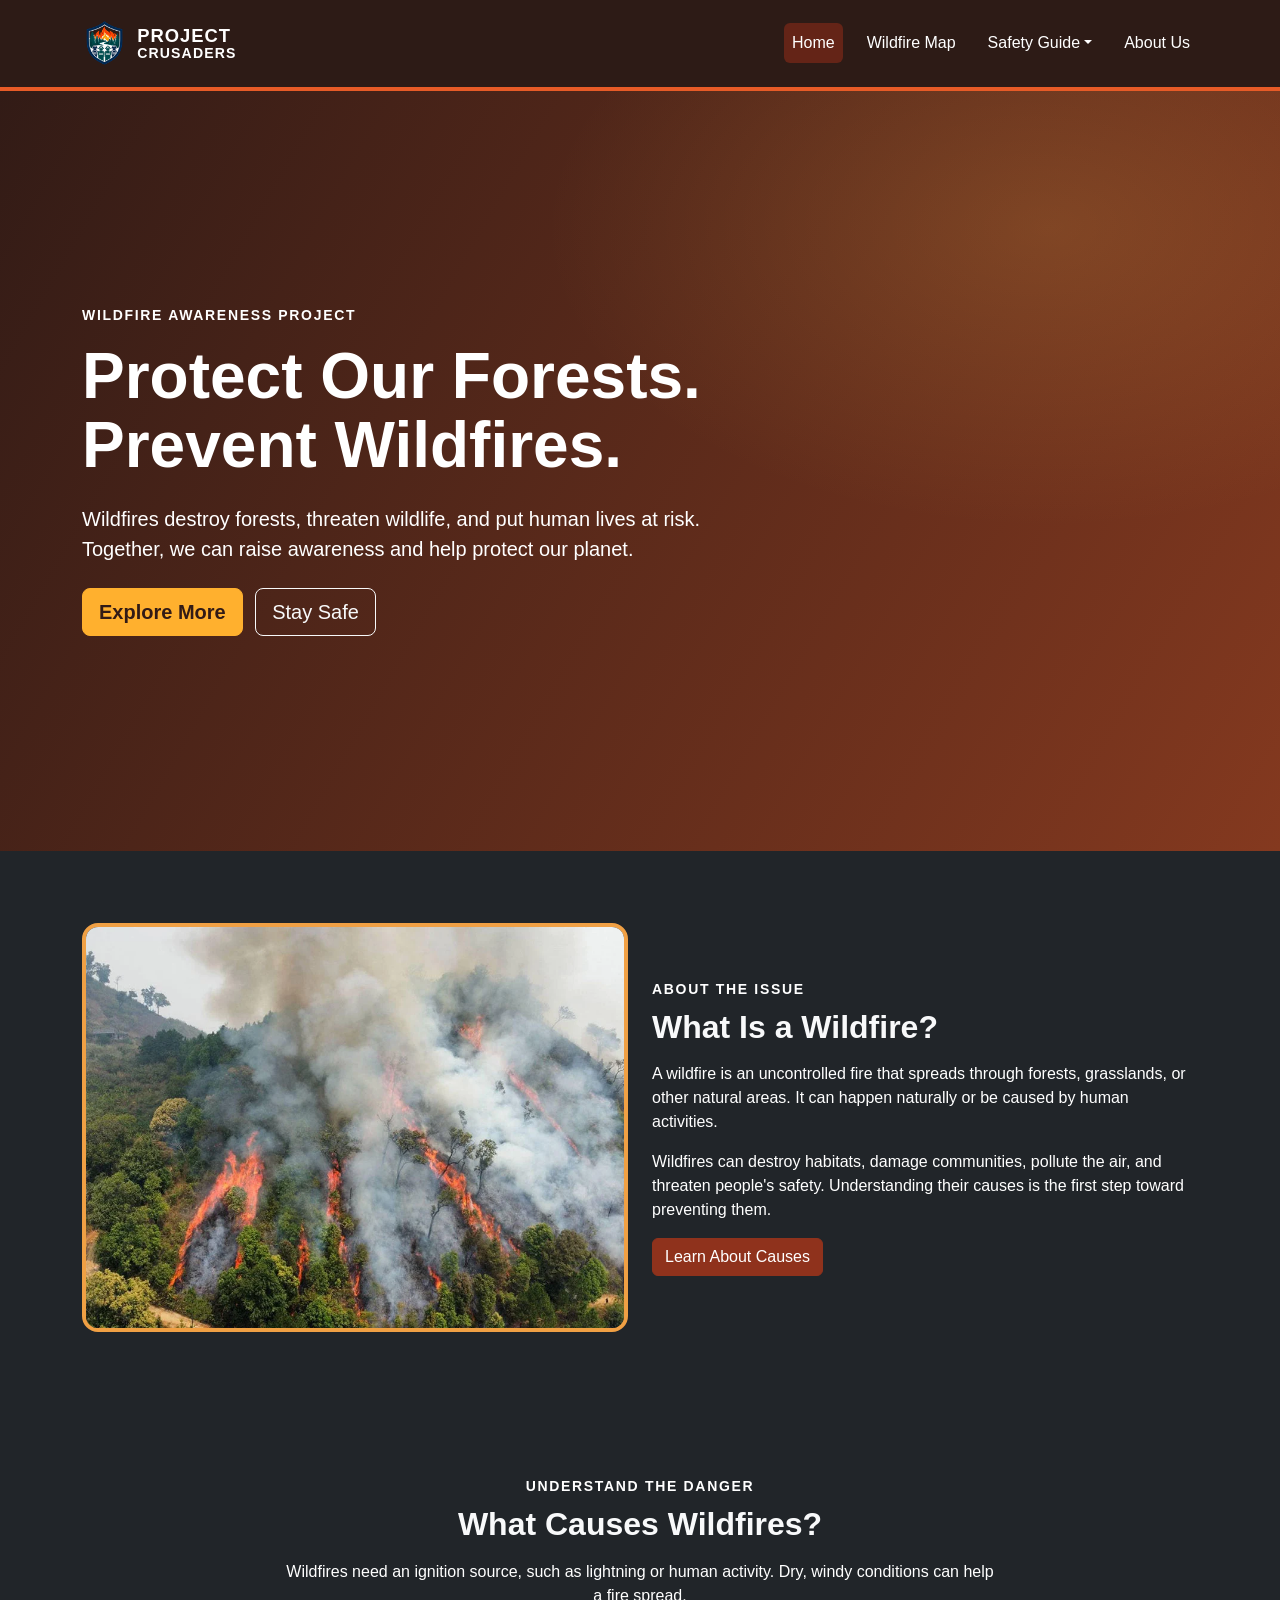
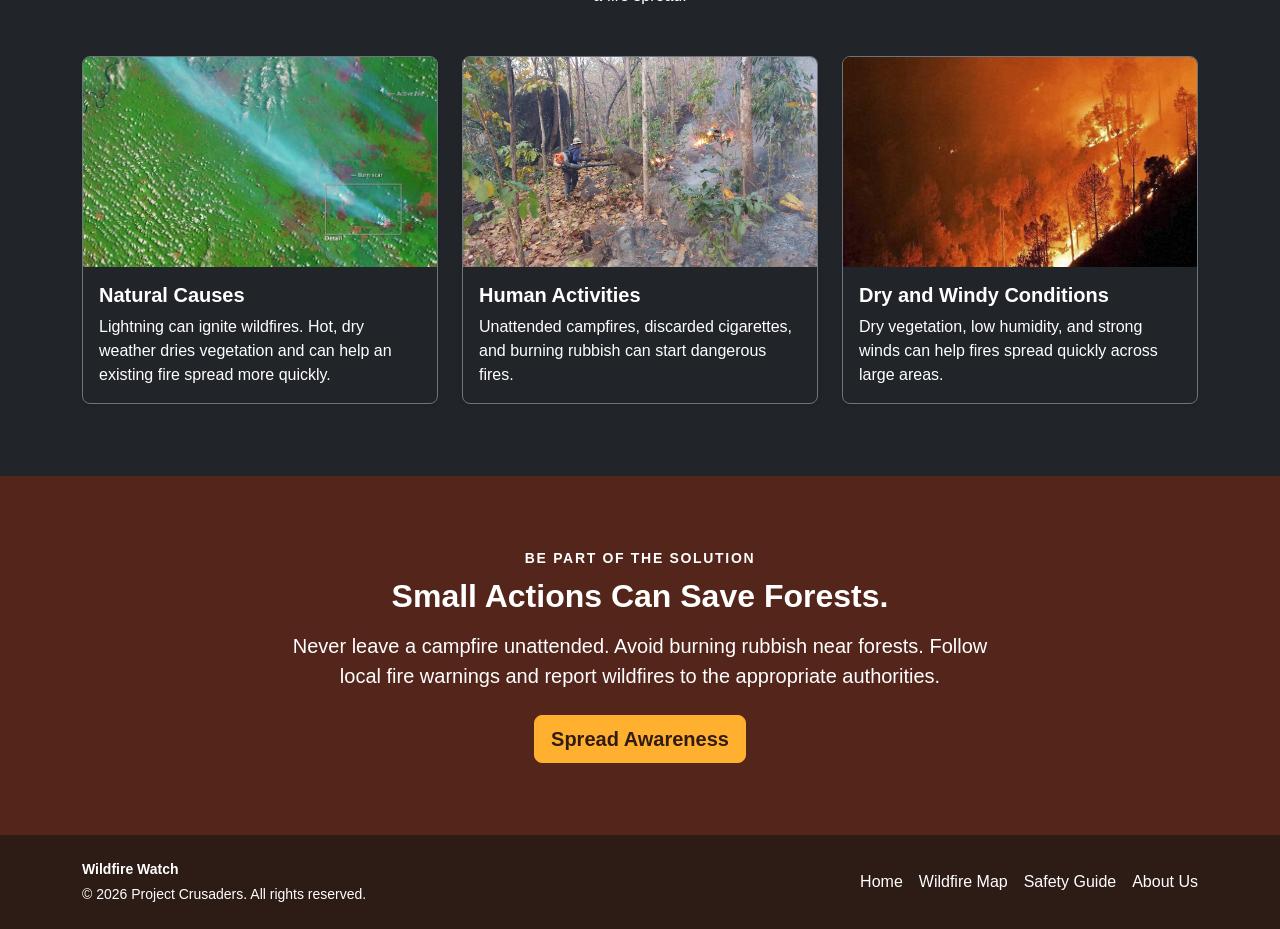
<file: Index.html>
<!DOCTYPE html>
<html lang="en">
<head>
    <meta charset="UTF-8">
    <meta name="viewport" content="width=device-width, initial-scale=1.0">
    <meta name="description" content="Learn about wildfire causes, prevention, and practical safety steps with Project Crusaders.">
    <title>Project Crusaders | Wildfire Awareness</title>
    <link rel="icon" type="image/png" href="Photo/bgremoved.png">
    <link href="https://cdn.jsdelivr.net/npm/bootstrap@5.3.3/dist/css/bootstrap.min.css" rel="stylesheet">
    <link rel="stylesheet" href="style.css">
</head>

<body>
    <nav class="navbar navbar-expand-lg navbar-dark site-navbar sticky-top py-3">
        <div class="container">
            <a class="navbar-brand fw-bold text-uppercase" href="Index.html">
                <img class="navbar-logo" src="Photo/bgremoved.png" alt="Project Crusaders logo">
                <span class="brand-name">
                    <span class="brand-project">Project</span>
                    <span class="brand-crusaders">Crusaders</span>
                </span>
            </a>
            <button class="navbar-toggler" type="button" data-bs-toggle="collapse" data-bs-target="#mainNav" aria-controls="mainNav" aria-expanded="false" aria-label="Toggle navigation">
                <span class="navbar-toggler-icon"></span>
            </button>
            <div class="collapse navbar-collapse" id="mainNav">
                <ul class="navbar-nav ms-auto mb-2 mb-lg-0 gap-lg-3">
                    <li class="nav-item"><a class="nav-link active" aria-current="page" href="Index.html">Home</a></li>
                    <li class="nav-item"><a class="nav-link" href="Pages/wildfire-map.html">Wildfire Map</a></li>
                    <li class="nav-item dropdown">
                        <a class="nav-link dropdown-toggle" href="Pages/safety-guide.html" data-bs-toggle="dropdown">Safety Guide</a>
                        <ul class="dropdown-menu">
                            <li><a class="dropdown-item" href="Pages/safety-guide.html">Safety Guide overview</a></li>
                            <li><a class="dropdown-item" href="Pages/causes-consequences.html">Causes and consequences</a></li>
                            <li><a class="dropdown-item" href="Pages/human-caused-wildfires.html">Wildfire risk by landscape</a></li>
                            <li><a class="dropdown-item" href="Pages/natural-wildfires.html">Natural wildfires</a></li>
                        </ul>
                    </li>
                    <li class="nav-item"><a class="nav-link" href="Pages/about_us.html">About Us</a></li>
                </ul>
            </div>
        </div>
    </nav>

    <header class="hero home-hero text-light">
        <div class="container">
            <div class="home-hero-content row align-items-center py-5">
                <div class="col-lg-7">
                    <p class="section-label text-uppercase fw-bold mb-3">WILDFIRE AWARENESS PROJECT</p>

                    <h1 class="display-3 fw-bold mb-4">Protect Our Forests.<br class="d-none d-md-block">
                        <span class="text-brand-gold">Prevent Wildfires.</span>
                    </h1>

                    <p class="lead text-light-emphasis mb-4 hero-copy">
                        Wildfires destroy forests, threaten wildlife, and put
                        human lives at risk. Together, we can raise awareness
                        and help protect our planet.
                    </p>

                    <a href="#about" class="btn btn-warning btn-lg fw-bold">
                        Explore More
                    </a>

                    <a href="#prevention" class="btn btn-outline-light btn-lg ms-2">
                        Stay Safe
                    </a>
                </div>
            </div>
        </div>
    </header>

    <section id="about" class="py-5 about-section bg-dark text-light">
        <div class="container py-lg-4">
            <div class="row align-items-center g-4">

                <div class="col-lg-6">
                    <img
                        src="Photo/fire1.png"
                        class="img-fluid rounded-4"
                        alt="A green forest, an example of a landscape affected by wildfire">
                </div>

                <div class="col-lg-6">
                    <p class="section-label text-uppercase fw-bold mb-2">ABOUT THE ISSUE</p>
                    <h2 class="h2 fw-bold mb-3 text-light">What Is a Wildfire?</h2>

                    <p class="text-light-emphasis">
                        A wildfire is an uncontrolled fire that spreads through
                        forests, grasslands, or other natural areas. It can
                        happen naturally or be caused by human activities.
                    </p>

                    <p class="text-light-emphasis">
                        Wildfires can destroy habitats, damage communities,
                        pollute the air, and threaten people's safety.
                        Understanding their causes is the first step toward
                        preventing them.
                    </p>

                    <a href="#causes" class="btn btn-dark">Learn About Causes</a>
                </div>

            </div>
        </div>
    </section>

    <section id="causes" class="py-5 causes-section bg-dark text-light">
        <div class="container py-lg-4">

            <div class="text-center mb-5">
                <p class="section-label text-uppercase fw-bold mb-2">UNDERSTAND THE DANGER</p>
                <h2 class="h2 fw-bold mb-3 text-light">What Causes Wildfires?</h2>
                <p class="text-light-emphasis mx-auto causes-copy">
                    Wildfires need an ignition source, such as lightning or human activity.
                    Dry, windy conditions can help a fire spread.
                </p>
            </div>

            <div class="row g-4">

                <div class="col-md-4">
                    <div class="card info-card h-100 bg-dark text-light border border-secondary rounded-3 shadow-sm overflow-hidden">
                        <img
                            src="Photo/fire2.png"
                            class="card-img-top fire-card-image object-fit-cover"
                            alt="Dry natural landscape">

                        <div class="card-body">
                            <h5 class="card-title fw-bold text-warning">Natural Causes</h5>
                            <p class="card-text text-light-emphasis mb-0">
                                Lightning can ignite wildfires. Hot, dry weather dries vegetation and can
                                help an existing fire spread more quickly.
                            </p>
                        </div>
                    </div>
                </div>

                <div class="col-md-4">
                    <div class="card info-card h-100 bg-dark text-light border border-secondary rounded-3 shadow-sm overflow-hidden">
                        <img
                            src="Photo/fire3.png"
                            class="card-img-top fire-card-image object-fit-cover"
                            alt="Forest trees">

                        <div class="card-body">
                            <h5 class="card-title fw-bold text-warning">Human Activities</h5>
                            <p class="card-text text-light-emphasis mb-0">
                                Unattended campfires, discarded cigarettes,
                                and burning rubbish can start dangerous fires.
                            </p>
                        </div>
                    </div>
                </div>

                <div class="col-md-4">
                    <div class="card info-card h-100 bg-dark text-light border border-secondary rounded-3 shadow-sm overflow-hidden">
                        <img
                            src="Photo/fire4.png"
                            class="card-img-top fire-card-image object-fit-cover"
                            alt="Natural environment">

                        <div class="card-body">
                            <h5 class="card-title fw-bold text-warning">Dry and Windy Conditions</h5>
                            <p class="card-text text-light-emphasis mb-0">
                                Dry vegetation, low humidity, and strong winds
                                can help fires spread quickly across large areas.
                            </p>
                        </div>
                    </div>
                </div>

            </div>
        </div>
    </section>

    <section id="prevention" class="prevention-section py-5 text-center text-light">
        <div class="container py-lg-4">
            <p class="section-label text-uppercase fw-bold mb-2">BE PART OF THE SOLUTION</p>

            <h2 class="h2 fw-bold mb-3">Small Actions Can Save Forests.</h2>

            <p class="lead text-light-emphasis mb-4 mx-auto prevention-copy">
                Never leave a campfire unattended. Avoid burning rubbish
                near forests. Follow local fire warnings and report
                wildfires to the appropriate authorities.
            </p>

            <a href="#about" class="btn btn-warning btn-lg fw-bold">
                Spread Awareness
            </a>
        </div>
    </section>

    <footer class="site-footer py-4 text-light">
        <div class="container">
            <div class="row align-items-center gy-3">
                <div class="col-md-6 text-center text-md-start">
                    <p class="mb-1 fw-semibold">Wildfire Watch</p>
                    <p class="text-light-emphasis mb-0">© 2026 Project Crusaders. All rights reserved.</p>
                </div>
                <div class="col-md-6">
                    <ul class="nav justify-content-center justify-content-md-end gap-3">
                        <li class="nav-item"><a class="nav-link px-0" href="Index.html">Home</a></li>
                        <li class="nav-item"><a class="nav-link px-0" href="Pages/wildfire-map.html">Wildfire Map</a></li>
                        <li class="nav-item"><a class="nav-link px-0" href="Pages/safety-guide.html">Safety Guide</a></li>
                        <li class="nav-item"><a class="nav-link px-0" href="Pages/about_us.html">About Us</a></li>
                    </ul>
                </div>
            </div>
        </div>
    </footer>

    <script src="https://cdn.jsdelivr.net/npm/bootstrap@5.3.3/dist/js/bootstrap.bundle.min.js"></script>
    <script src="nav-scroll.js"></script>
</body>
</html>
</file>
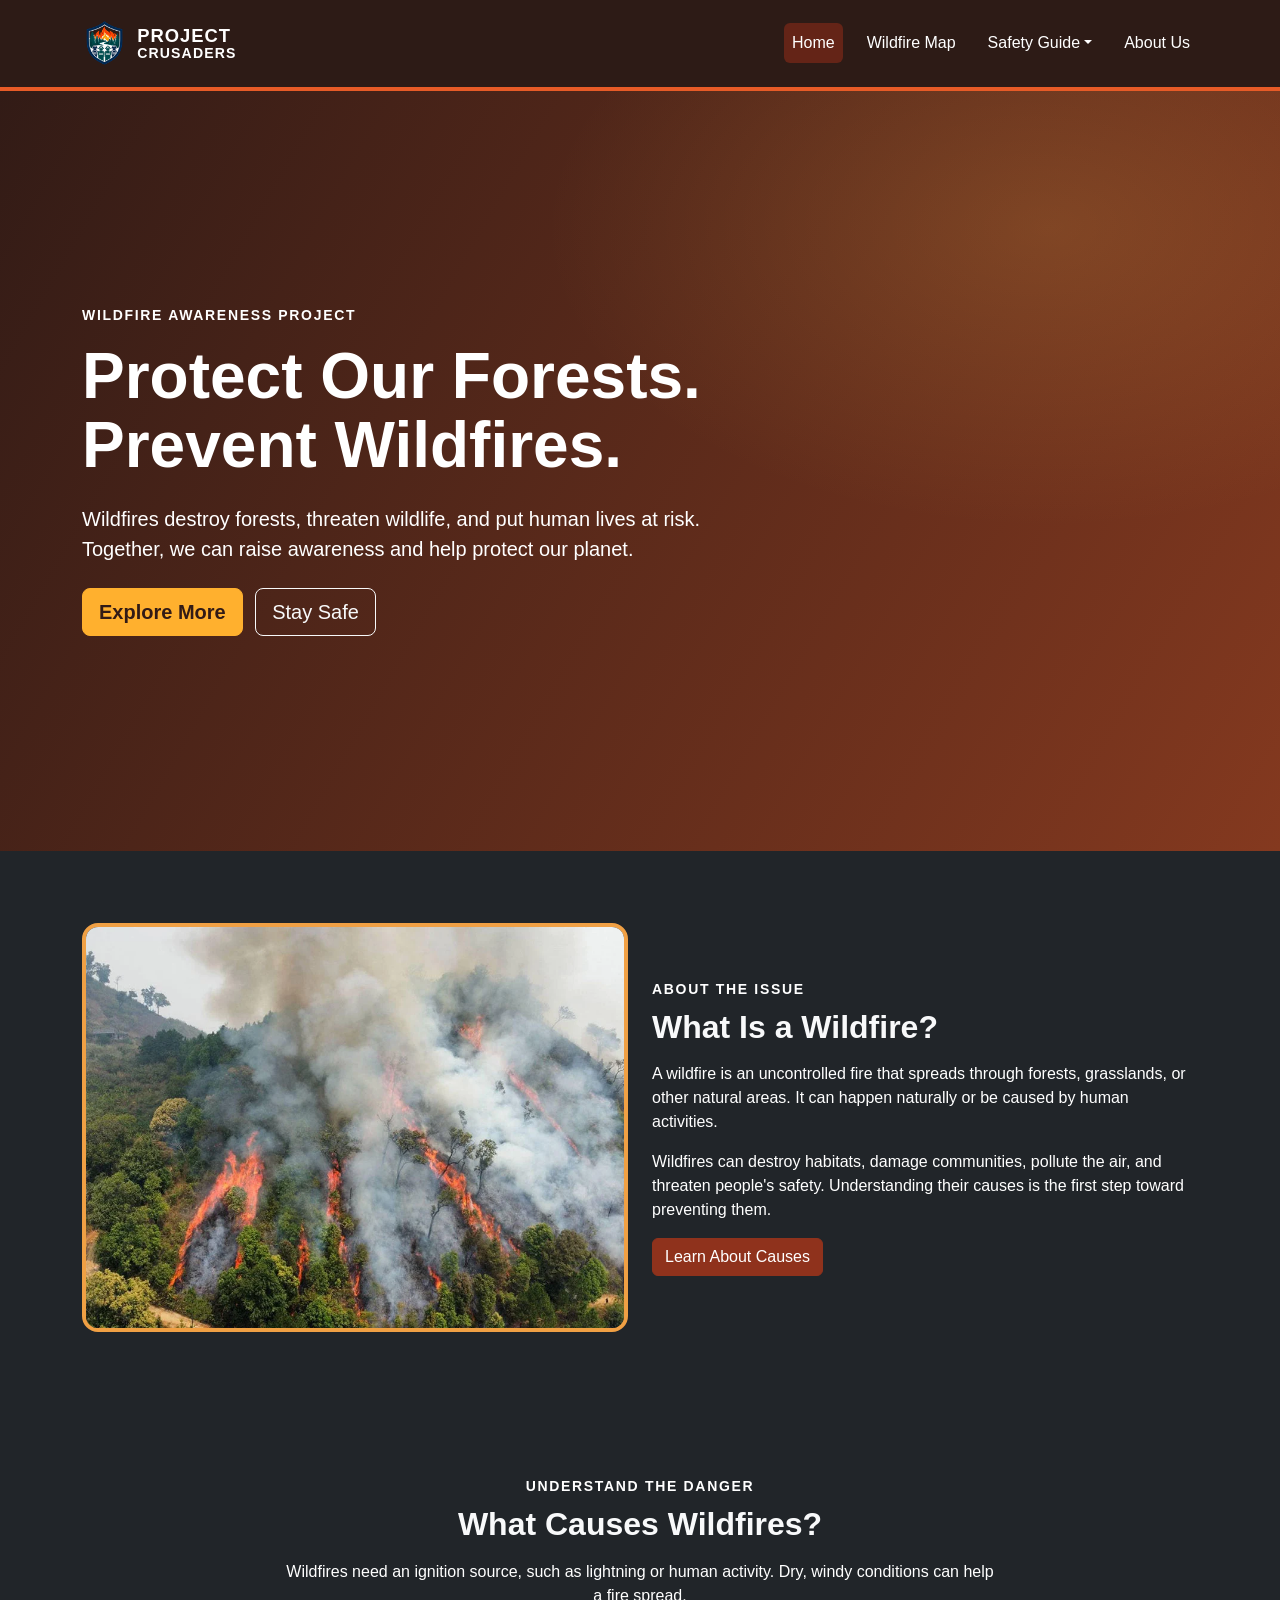
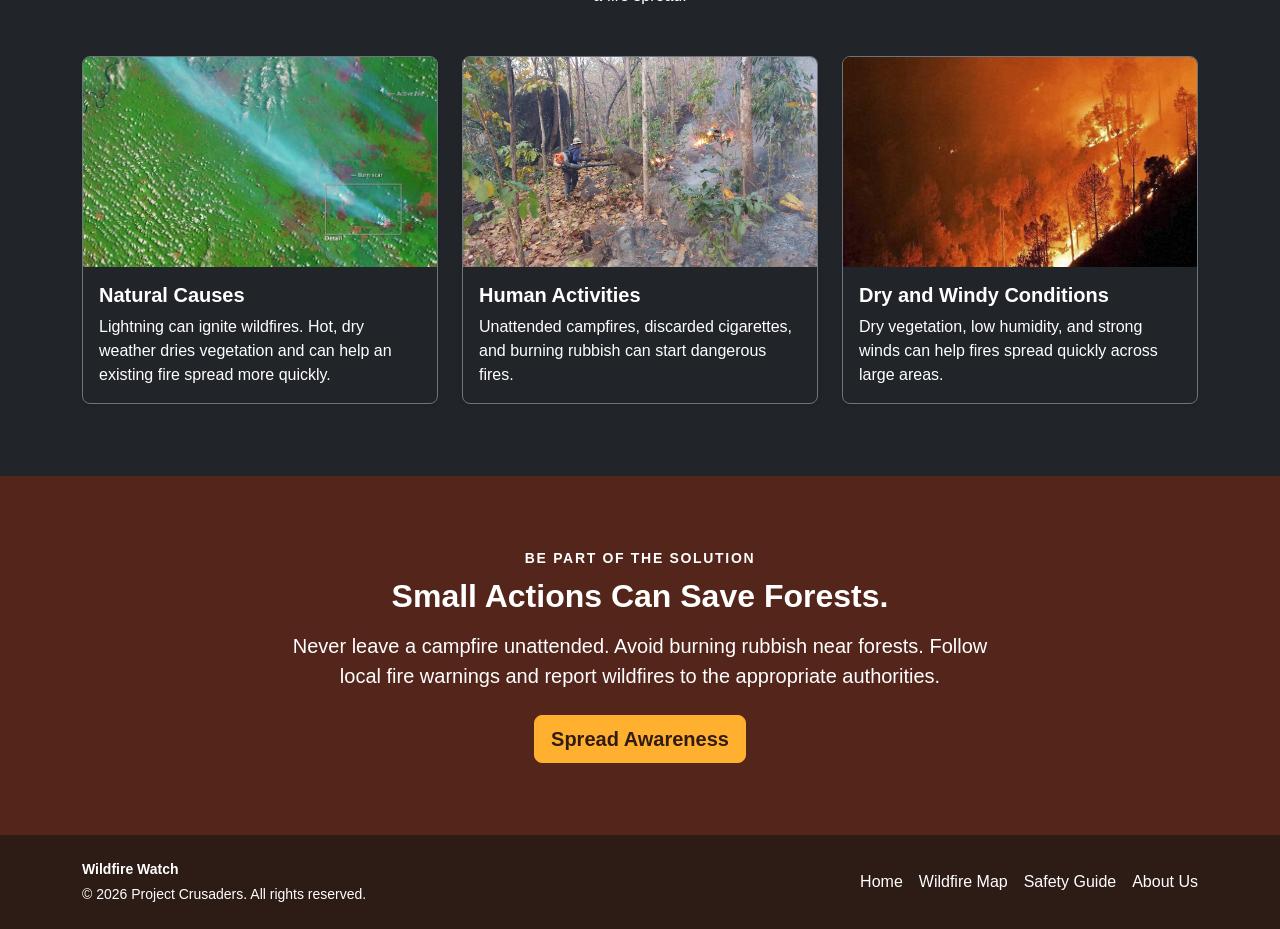
<file: index.html>
<!DOCTYPE html>
<html lang="en">
<head>
    <meta charset="UTF-8">
    <meta name="viewport" content="width=device-width, initial-scale=1.0">
    <meta name="description" content="Learn about wildfire causes, prevention, and practical safety steps with Project Crusaders.">
    <title>Project Crusaders | Wildfire Awareness</title>
    <link rel="icon" type="image/png" href="Photo/bgremoved.png">
    <link href="https://cdn.jsdelivr.net/npm/bootstrap@5.3.3/dist/css/bootstrap.min.css" rel="stylesheet">
    <link rel="stylesheet" href="style.css">
</head>

<body>
    <nav class="navbar navbar-expand-lg navbar-dark site-navbar sticky-top py-3">
        <div class="container">
            <a class="navbar-brand fw-bold text-uppercase" href="Index.html">
                <img class="navbar-logo" src="Photo/bgremoved.png" alt="Project Crusaders logo">
                <span class="brand-name">
                    <span class="brand-project">Project</span>
                    <span class="brand-crusaders">Crusaders</span>
                </span>
            </a>
            <button class="navbar-toggler" type="button" data-bs-toggle="collapse" data-bs-target="#mainNav" aria-controls="mainNav" aria-expanded="false" aria-label="Toggle navigation">
                <span class="navbar-toggler-icon"></span>
            </button>
            <div class="collapse navbar-collapse" id="mainNav">
                <ul class="navbar-nav ms-auto mb-2 mb-lg-0 gap-lg-3">
                    <li class="nav-item"><a class="nav-link active" aria-current="page" href="Index.html">Home</a></li>
                    <li class="nav-item"><a class="nav-link" href="Pages/wildfire-map.html">Wildfire Map</a></li>
                    <li class="nav-item dropdown">
                        <a class="nav-link dropdown-toggle" href="Pages/safety-guide.html" data-bs-toggle="dropdown">Safety Guide</a>
                        <ul class="dropdown-menu">
                            <li><a class="dropdown-item" href="Pages/safety-guide.html">Safety Guide overview</a></li>
                            <li><a class="dropdown-item" href="Pages/causes-consequences.html">Causes and consequences</a></li>
                            <li><a class="dropdown-item" href="Pages/human-caused-wildfires.html">Wildfire risk by landscape</a></li>
                            <li><a class="dropdown-item" href="Pages/natural-wildfires.html">Natural wildfires</a></li>
                        </ul>
                    </li>
                    <li class="nav-item"><a class="nav-link" href="Pages/about_us.html">About Us</a></li>
                </ul>
            </div>
        </div>
    </nav>

    <header class="hero home-hero text-light">
        <div class="container">
            <div class="home-hero-content row align-items-center py-5">
                <div class="col-lg-7">
                    <p class="section-label text-uppercase fw-bold mb-3">WILDFIRE AWARENESS PROJECT</p>

                    <h1 class="display-3 fw-bold mb-4">Protect Our Forests.<br class="d-none d-md-block">
                        <span class="text-brand-gold">Prevent Wildfires.</span>
                    </h1>

                    <p class="lead text-light-emphasis mb-4 hero-copy">
                        Wildfires destroy forests, threaten wildlife, and put
                        human lives at risk. Together, we can raise awareness
                        and help protect our planet.
                    </p>

                    <a href="#about" class="btn btn-warning btn-lg fw-bold">
                        Explore More
                    </a>

                    <a href="#prevention" class="btn btn-outline-light btn-lg ms-2">
                        Stay Safe
                    </a>
                </div>
            </div>
        </div>
    </header>

    <section id="about" class="py-5 about-section bg-dark text-light">
        <div class="container py-lg-4">
            <div class="row align-items-center g-4">

                <div class="col-lg-6">
                    <img
                        src="Photo/fire1.png"
                        class="img-fluid rounded-4"
                        alt="A green forest, an example of a landscape affected by wildfire">
                </div>

                <div class="col-lg-6">
                    <p class="section-label text-uppercase fw-bold mb-2">ABOUT THE ISSUE</p>
                    <h2 class="h2 fw-bold mb-3 text-light">What Is a Wildfire?</h2>

                    <p class="text-light-emphasis">
                        A wildfire is an uncontrolled fire that spreads through
                        forests, grasslands, or other natural areas. It can
                        happen naturally or be caused by human activities.
                    </p>

                    <p class="text-light-emphasis">
                        Wildfires can destroy habitats, damage communities,
                        pollute the air, and threaten people's safety.
                        Understanding their causes is the first step toward
                        preventing them.
                    </p>

                    <a href="#causes" class="btn btn-dark">Learn About Causes</a>
                </div>

            </div>
        </div>
    </section>

    <section id="causes" class="py-5 causes-section bg-dark text-light">
        <div class="container py-lg-4">

            <div class="text-center mb-5">
                <p class="section-label text-uppercase fw-bold mb-2">UNDERSTAND THE DANGER</p>
                <h2 class="h2 fw-bold mb-3 text-light">What Causes Wildfires?</h2>
                <p class="text-light-emphasis mx-auto causes-copy">
                    Wildfires need an ignition source, such as lightning or human activity.
                    Dry, windy conditions can help a fire spread.
                </p>
            </div>

            <div class="row g-4">

                <div class="col-md-4">
                    <div class="card info-card h-100 bg-dark text-light border border-secondary rounded-3 shadow-sm overflow-hidden">
                        <img
                            src="Photo/fire2.png"
                            class="card-img-top fire-card-image object-fit-cover"
                            alt="Dry natural landscape">

                        <div class="card-body">
                            <h5 class="card-title fw-bold text-warning">Natural Causes</h5>
                            <p class="card-text text-light-emphasis mb-0">
                                Lightning can ignite wildfires. Hot, dry weather dries vegetation and can
                                help an existing fire spread more quickly.
                            </p>
                        </div>
                    </div>
                </div>

                <div class="col-md-4">
                    <div class="card info-card h-100 bg-dark text-light border border-secondary rounded-3 shadow-sm overflow-hidden">
                        <img
                            src="Photo/fire3.png"
                            class="card-img-top fire-card-image object-fit-cover"
                            alt="Forest trees">

                        <div class="card-body">
                            <h5 class="card-title fw-bold text-warning">Human Activities</h5>
                            <p class="card-text text-light-emphasis mb-0">
                                Unattended campfires, discarded cigarettes,
                                and burning rubbish can start dangerous fires.
                            </p>
                        </div>
                    </div>
                </div>

                <div class="col-md-4">
                    <div class="card info-card h-100 bg-dark text-light border border-secondary rounded-3 shadow-sm overflow-hidden">
                        <img
                            src="Photo/fire4.png"
                            class="card-img-top fire-card-image object-fit-cover"
                            alt="Natural environment">

                        <div class="card-body">
                            <h5 class="card-title fw-bold text-warning">Dry and Windy Conditions</h5>
                            <p class="card-text text-light-emphasis mb-0">
                                Dry vegetation, low humidity, and strong winds
                                can help fires spread quickly across large areas.
                            </p>
                        </div>
                    </div>
                </div>

            </div>
        </div>
    </section>

    <section id="prevention" class="prevention-section py-5 text-center text-light">
        <div class="container py-lg-4">
            <p class="section-label text-uppercase fw-bold mb-2">BE PART OF THE SOLUTION</p>

            <h2 class="h2 fw-bold mb-3">Small Actions Can Save Forests.</h2>

            <p class="lead text-light-emphasis mb-4 mx-auto prevention-copy">
                Never leave a campfire unattended. Avoid burning rubbish
                near forests. Follow local fire warnings and report
                wildfires to the appropriate authorities.
            </p>

            <a href="#about" class="btn btn-warning btn-lg fw-bold">
                Spread Awareness
            </a>
        </div>
    </section>

    <footer class="site-footer py-4 text-light">
        <div class="container">
            <div class="row align-items-center gy-3">
                <div class="col-md-6 text-center text-md-start">
                    <p class="mb-1 fw-semibold">Wildfire Watch</p>
                    <p class="text-light-emphasis mb-0">© 2026 Project Crusaders. All rights reserved.</p>
                </div>
                <div class="col-md-6">
                    <ul class="nav justify-content-center justify-content-md-end gap-3">
                        <li class="nav-item"><a class="nav-link px-0" href="Index.html">Home</a></li>
                        <li class="nav-item"><a class="nav-link px-0" href="Pages/wildfire-map.html">Wildfire Map</a></li>
                        <li class="nav-item"><a class="nav-link px-0" href="Pages/safety-guide.html">Safety Guide</a></li>
                        <li class="nav-item"><a class="nav-link px-0" href="Pages/about_us.html">About Us</a></li>
                    </ul>
                </div>
            </div>
        </div>
    </footer>

    <script src="https://cdn.jsdelivr.net/npm/bootstrap@5.3.3/dist/js/bootstrap.bundle.min.js"></script>
    <script src="nav-scroll.js"></script>
</body>
</html>
</file>
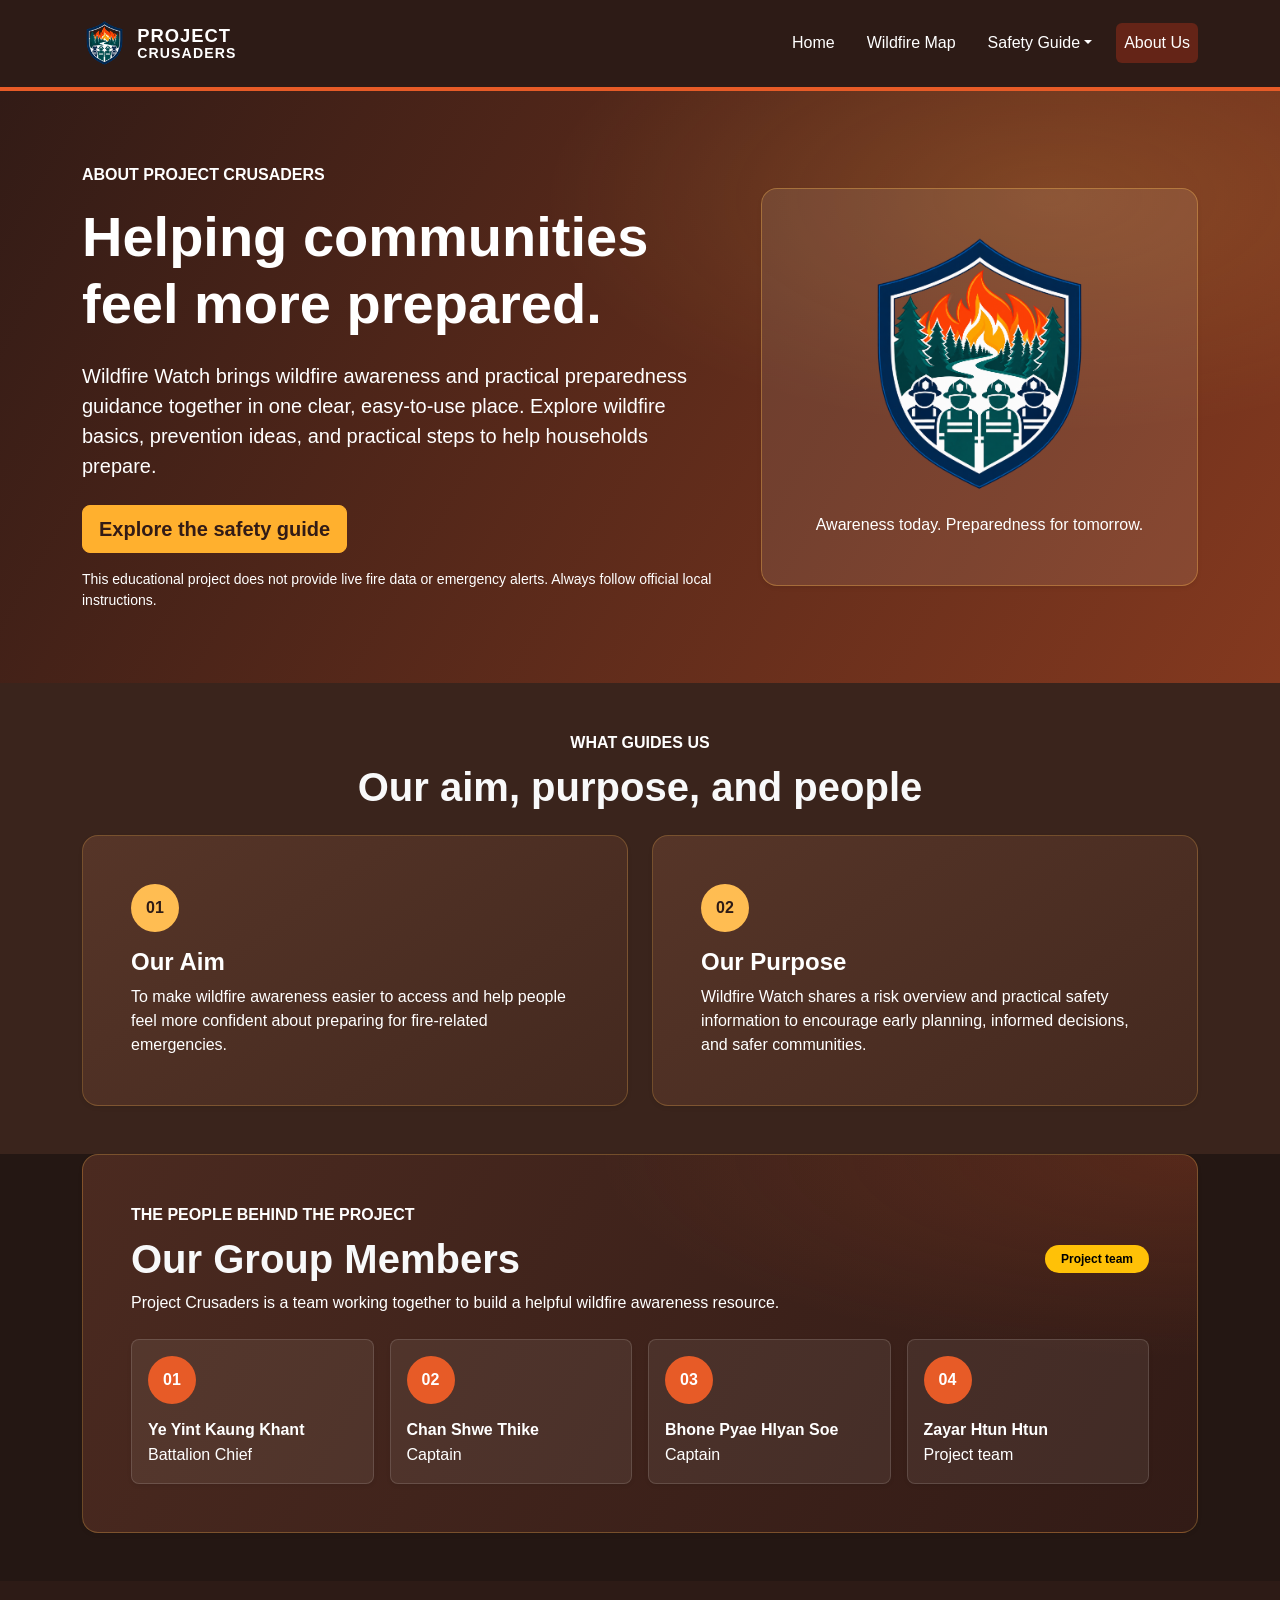
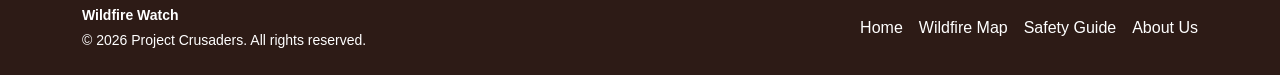
<file: Pages/about_us.html>
<!DOCTYPE html>
<html lang="en">
<head>
  <meta charset="UTF-8">
  <meta name="viewport" content="width=device-width, initial-scale=1">
  <meta name="description" content="Meet Project Crusaders and learn how Wildfire Watch shares wildfire awareness and preparedness guidance.">
  <title>About Us | Wildfire Watch</title>
  <link href="https://cdn.jsdelivr.net/npm/bootstrap@5.3.3/dist/css/bootstrap.min.css" rel="stylesheet">
  <link rel="stylesheet" href="../style.css">
  <link rel="icon" type="image/png" href="../Photo/bgremoved.png">
</head>
<body>
  <nav class="navbar navbar-expand-lg navbar-dark site-navbar sticky-top py-3">
    <div class="container">
      <a class="navbar-brand fw-bold text-uppercase" href="../Index.html">
        <img class="navbar-logo" src="../Photo/bgremoved.png" alt="Project Crusaders logo">
        <span class="brand-name">
          <span class="brand-project">Project</span>
          <span class="brand-crusaders">Crusaders</span>
        </span>
      </a>
      <button class="navbar-toggler" type="button" data-bs-toggle="collapse" data-bs-target="#mainNav" aria-controls="mainNav" aria-expanded="false" aria-label="Toggle navigation">
        <span class="navbar-toggler-icon"></span>
      </button>
      <div class="collapse navbar-collapse" id="mainNav">
        <ul class="navbar-nav ms-auto mb-2 mb-lg-0 gap-lg-3">
          <li class="nav-item"><a class="nav-link" href="../Index.html">Home</a></li>
          <li class="nav-item"><a class="nav-link" href="wildfire-map.html">Wildfire Map</a></li>
          <li class="nav-item dropdown">
            <a class="nav-link dropdown-toggle" href="safety-guide.html" data-bs-toggle="dropdown">Safety Guide</a>
            <ul class="dropdown-menu">
              <li><a class="dropdown-item" href="safety-guide.html">Safety Guide overview</a></li>
              <li><a class="dropdown-item" href="causes-consequences.html">Causes and consequences</a></li>
              <li><a class="dropdown-item" href="human-caused-wildfires.html">Wildfire risk by landscape</a></li>
              <li><a class="dropdown-item" href="natural-wildfires.html">Natural wildfires</a></li>
            </ul>
          </li>
          <li class="nav-item"><a class="nav-link active" aria-current="page" href="about_us.html">About Us</a></li>
        </ul>
      </div>
    </div>
  </nav>
 
  <main id="about-page">
    <section class="about-hero py-5 text-light">
      <div class="container py-lg-4">
        <div class="row align-items-center g-4 g-lg-5">
          <div class="col-lg-7">
            <p class="text-uppercase fw-semibold text-warning mb-3">About Project Crusaders</p>
            <h1 class="display-4 fw-bold mb-4">Helping communities feel more prepared.</h1>
            <p class="lead text-white mb-4">
              Wildfire Watch brings wildfire awareness and practical preparedness guidance together
              in one clear, easy-to-use place. Explore wildfire basics, prevention ideas, and
              practical steps to help households prepare.
            </p>
            <a class="btn btn-warning btn-lg fw-semibold" href="safety-guide.html">Explore the safety guide</a>
            <p class="small text-white mt-3 mb-0">This educational project does not provide live fire data or emergency alerts. Always follow official local instructions.</p>
          </div>
          <div class="col-lg-5">
            <div class="about-image-panel p-4 p-md-5 text-center rounded-4 shadow-sm">
              <img class="img-fluid about-logo object-fit-contain" src="../Photo/bgremoved.png" alt="Project Crusaders wildfire awareness emblem">
              <p class="text-white mb-0 mt-3">Awareness today. Preparedness for tomorrow.</p>
            </div>
          </div>
        </div>
      </div>
    </section>
 
    <section class="about-values-section py-5">
      <div class="container">
        <div class="text-center mb-4">
          <p class="text-uppercase fw-semibold text-warning mb-2">What guides us</p>
          <h2 class="display-6 fw-bold text-light">Our aim, purpose, and people</h2>
        </div>
        <div class="row g-4">
          <div class="col-md-6">
            <article class="card h-100 p-4 p-lg-5 rounded-4 shadow-sm">
              <div class="about-icon mb-3 rounded-circle d-inline-flex align-items-center justify-content-center fw-bold">01</div>
              <h3 class="h4 fw-bold text-warning">Our Aim</h3>
              <p class="text-white mb-0">
                To make wildfire awareness easier to access and help people feel more confident
                about preparing for fire-related emergencies.
              </p>
            </article>
          </div>
          <div class="col-md-6">
            <article class="card h-100 p-4 p-lg-5 rounded-4 shadow-sm">
              <div class="about-icon mb-3 rounded-circle d-inline-flex align-items-center justify-content-center fw-bold">02</div>
              <h3 class="h4 fw-bold text-warning">Our Purpose</h3>
              <p class="text-white mb-0">
                Wildfire Watch shares a risk overview and practical safety information to encourage
                early planning, informed decisions, and safer communities.
              </p>
            </article>
          </div>
        </div>
      </div>
    </section>
 
    <section class="about-team-section pb-5">
      <div class="container">
        <div class="team-panel p-4 p-lg-5 rounded-4 shadow-sm text-light">
          <div class="row align-items-center g-4 mb-4">
            <div class="col-lg-8">
              <p class="text-uppercase fw-semibold text-warning mb-2">The people behind the project</p>
              <h2 class="display-6 fw-bold mb-2">Our Group Members</h2>
              <p class="text-white mb-0">
                Project Crusaders is a team working together to build a helpful wildfire awareness resource.
              </p>
            </div>
            <div class="col-lg-4 text-lg-end">
              <span class="badge rounded-pill text-bg-warning px-3 py-2">Project team</span>
            </div>
          </div>
          <div class="row g-3">
            <div class="col-sm-6 col-lg-3">
              <div class="card h-100 p-3 rounded-3 shadow-sm">
                <div class="member-avatar rounded-circle d-inline-flex align-items-center justify-content-center fw-bold">01</div>
                <h3 class="h6 fw-bold mt-3 mb-1 text-warning">Ye Yint Kaung Khant</h3>
                <p class="text-white mb-0">Battalion Chief</p>
              </div>
            </div>
            <div class="col-sm-6 col-lg-3">
              <div class="card h-100 p-3 rounded-3 shadow-sm">
                <div class="member-avatar rounded-circle d-inline-flex align-items-center justify-content-center fw-bold">02</div>
                <h3 class="h6 fw-bold mt-3 mb-1 text-warning">Chan Shwe Thike</h3>
                <p class="text-white mb-0">Captain</p>
              </div>
            </div>
            <div class="col-sm-6 col-lg-3">
              <div class="card h-100 p-3 rounded-3 shadow-sm">
                <div class="member-avatar rounded-circle d-inline-flex align-items-center justify-content-center fw-bold">03</div>
                <h3 class="h6 fw-bold mt-3 mb-1 text-warning">Bhone Pyae Hlyan Soe</h3>
                <p class="text-white mb-0">Captain</p>
              </div>
            </div>
            <div class="col-sm-6 col-lg-3">
              <div class="card h-100 p-3 rounded-3 shadow-sm">
                <div class="member-avatar rounded-circle d-inline-flex align-items-center justify-content-center fw-bold">04</div>
                <h3 class="h6 fw-bold mt-3 mb-1 text-warning">Zayar Htun Htun</h3>
                <p class="text-white mb-0">Project team</p>
              </div>
            </div>
          </div>
        </div>
      </div>
    </section>
  </main>
 
  <footer class="site-footer py-4 text-light">
    <div class="container">
      <div class="row align-items-center gy-3">
        <div class="col-md-6 text-center text-md-start">
          <p class="mb-1 fw-semibold">Wildfire Watch</p>
          <p class="text-white mb-0">© 2026 Project Crusaders. All rights reserved.</p>
        </div>
        <div class="col-md-6">
          <ul class="nav justify-content-center justify-content-md-end gap-3">
            <li class="nav-item"><a class="nav-link px-0" href="../Index.html">Home</a></li>
            <li class="nav-item"><a class="nav-link px-0" href="wildfire-map.html">Wildfire Map</a></li>
            <li class="nav-item"><a class="nav-link px-0" href="safety-guide.html">Safety Guide</a></li>
            <li class="nav-item"><a class="nav-link px-0" href="about_us.html">About Us</a></li>
          </ul>
        </div>
      </div>
    </div>
  </footer>
 
  <script src="https://cdn.jsdelivr.net/npm/bootstrap@5.3.3/dist/js/bootstrap.bundle.min.js"></script>
  <script src="../nav-scroll.js"></script>
</body>
</html>
</file>
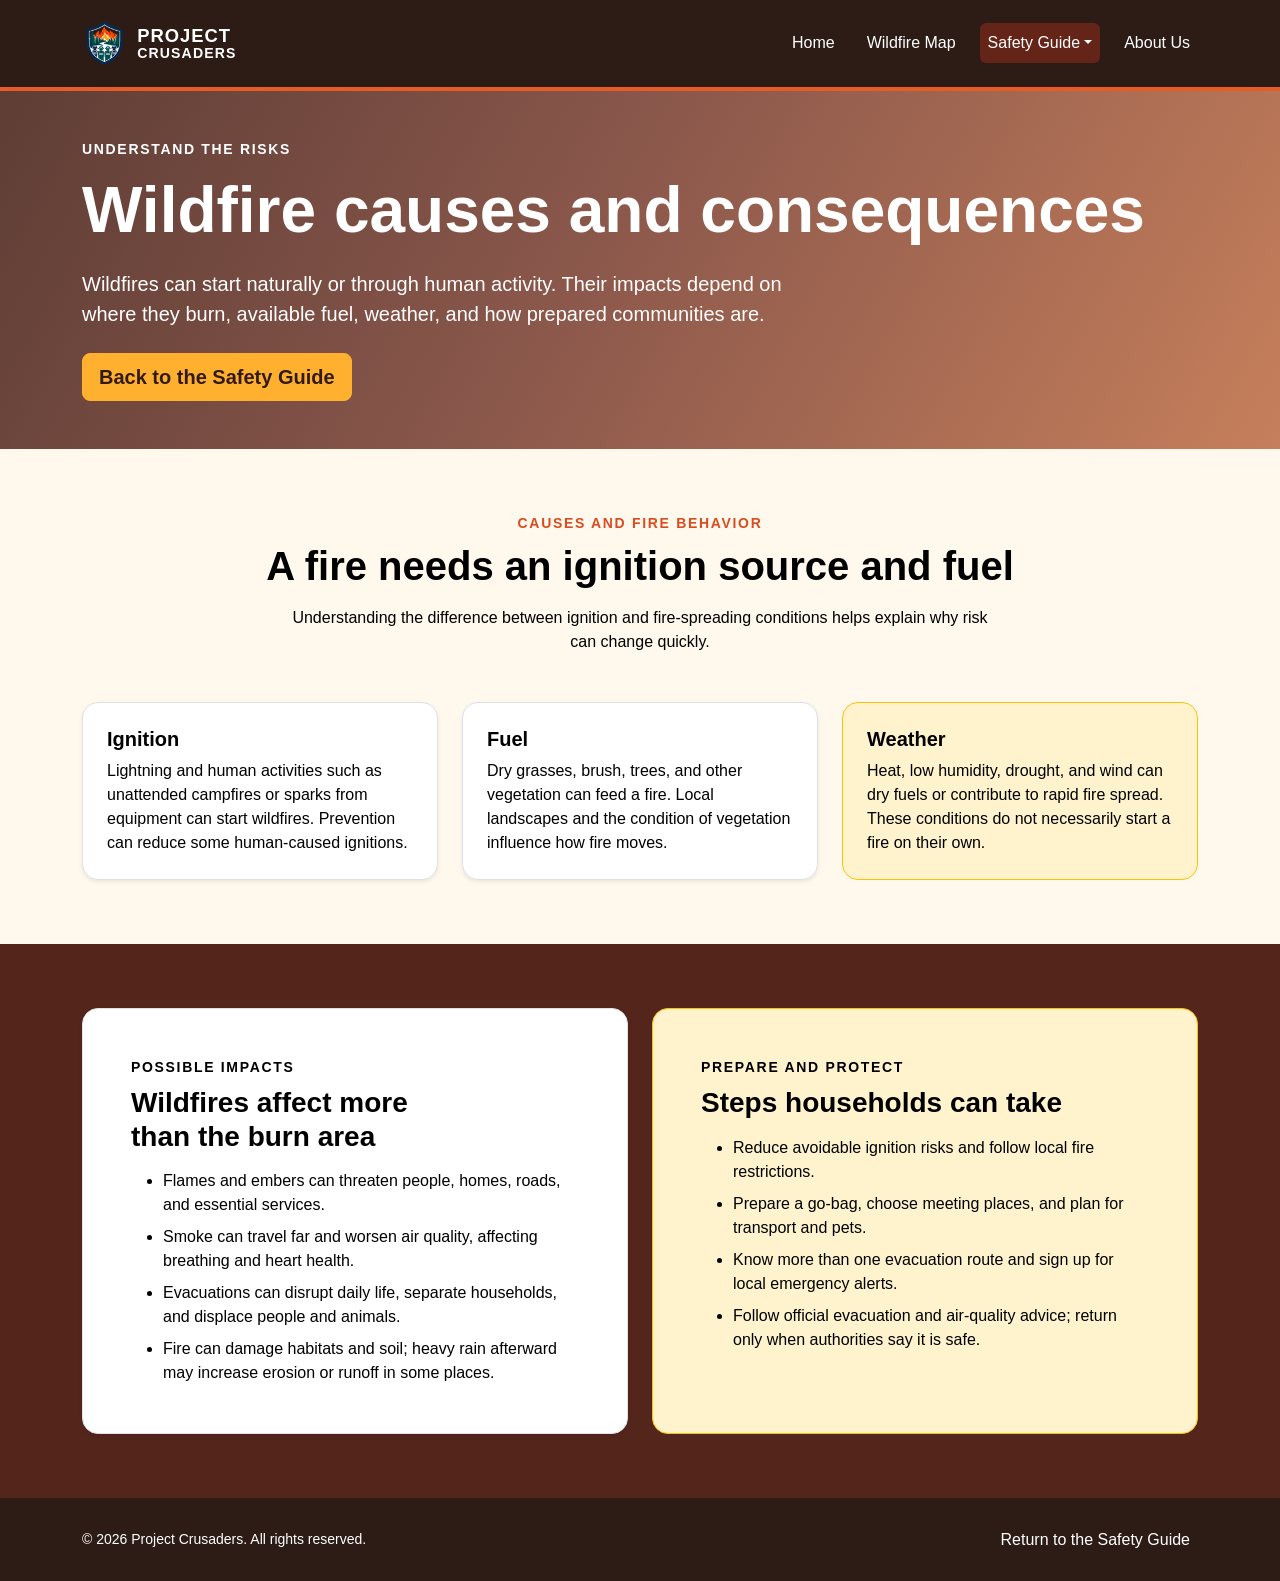
<file: Pages/causes-consequences.html>
<!DOCTYPE html>
<html lang="en">
<head>
  <meta charset="UTF-8">
  <meta name="viewport" content="width=device-width, initial-scale=1">
  <meta name="description" content="Understand what contributes to wildfire risk and how fires can affect health, homes, communities, and ecosystems.">
  <title>Wildfire Causes and Consequences | Project Crusaders</title>
  <link href="https://cdn.jsdelivr.net/npm/bootstrap@5.3.3/dist/css/bootstrap.min.css" rel="stylesheet">
  <link rel="stylesheet" href="../style.css">
  <link rel="icon" type="image/png" href="../Photo/bgremoved.png">
</head>
<body>
  <nav class="navbar navbar-expand-lg navbar-dark site-navbar sticky-top py-3">
    <div class="container">
      <a class="navbar-brand fw-bold text-uppercase" href="../Index.html">
        <img class="navbar-logo" src="../Photo/bgremoved.png" alt="Project Crusaders logo">
        <span class="brand-name"><span class="brand-project">Project</span><span class="brand-crusaders">Crusaders</span></span>
      </a>
      <button class="navbar-toggler" type="button" data-bs-toggle="collapse" data-bs-target="#mainNav" aria-controls="mainNav" aria-expanded="false" aria-label="Toggle navigation">
        <span class="navbar-toggler-icon"></span>
      </button>
      <div class="collapse navbar-collapse" id="mainNav">
        <ul class="navbar-nav ms-auto mb-2 mb-lg-0 gap-lg-3">
          <li class="nav-item"><a class="nav-link" href="../Index.html">Home</a></li>
          <li class="nav-item"><a class="nav-link" href="wildfire-map.html">Wildfire Map</a></li>
          <li class="nav-item dropdown">
            <a class="nav-link dropdown-toggle active" href="safety-guide.html" data-bs-toggle="dropdown">Safety Guide</a>
            <ul class="dropdown-menu">
              <li><a class="dropdown-item" href="safety-guide.html">Safety Guide overview</a></li>
              <li><a class="dropdown-item active" aria-current="page" href="causes-consequences.html">Causes and consequences</a></li>
              <li><a class="dropdown-item" href="human-caused-wildfires.html">Wildfire risk by landscape</a></li>
              <li><a class="dropdown-item" href="natural-wildfires.html">Natural wildfires</a></li>
            </ul>
          </li>
          <li class="nav-item"><a class="nav-link" href="about_us.html">About Us</a></li>
        </ul>
      </div>
    </div>
  </nav>

  <main>
    <header class="hero" id="safety-hero">
      <div class="container py-5 py-lg-5">
        <p class="section-label text-uppercase fw-bold mb-3">UNDERSTAND THE RISKS</p>
        <h1 class="display-3 fw-bold mb-4 text-white">Wildfire causes and consequences</h1>
        <p class="lead hero-copy text-white mb-4">Wildfires can start naturally or through human activity. Their impacts depend on where they burn, available fuel, weather, and how prepared communities are.</p>
        <a class="btn btn-warning btn-lg fw-bold" href="safety-guide.html">Back to the Safety Guide</a>
      </div>
    </header>

    <section class="py-5">
      <div class="container py-lg-3">
        <div class="text-center mb-5">
          <p class="section-label text-uppercase fw-bold mb-2">CAUSES AND FIRE BEHAVIOR</p>
          <h2 class="display-6 fw-bold mb-3">A fire needs an ignition source and fuel</h2>
          <p class="mx-auto hero-copy mb-0">Understanding the difference between ignition and fire-spreading conditions helps explain why risk can change quickly.</p>
        </div>
        <div class="row g-4">
          <div class="col-md-4">
            <article class="h-100 bg-white border rounded-4 p-4 shadow-sm">
              <h3 class="h5 fw-bold">Ignition</h3>
              <p class="mb-0">Lightning and human activities such as unattended campfires or sparks from equipment can start wildfires. Prevention can reduce some human-caused ignitions.</p>
            </article>
          </div>
          <div class="col-md-4">
            <article class="h-100 bg-white border rounded-4 p-4 shadow-sm">
              <h3 class="h5 fw-bold">Fuel</h3>
              <p class="mb-0">Dry grasses, brush, trees, and other vegetation can feed a fire. Local landscapes and the condition of vegetation influence how fire moves.</p>
            </article>
          </div>
          <div class="col-md-4">
            <article class="h-100 bg-warning-subtle border border-warning rounded-4 p-4">
              <h3 class="h5 fw-bold">Weather</h3>
              <p class="mb-0">Heat, low humidity, drought, and wind can dry fuels or contribute to rapid fire spread. These conditions do not necessarily start a fire on their own.</p>
            </article>
          </div>
        </div>
      </div>
    </section>

    <section class="py-5" id="during-fire">
      <div class="container py-lg-3">
        <div class="row g-4">
          <div class="col-lg-6">
            <div class="h-100 bg-white border rounded-4 p-4 p-lg-5 shadow-sm">
              <p class="section-label text-uppercase fw-bold mb-2">POSSIBLE IMPACTS</p>
              <h2 class="h3 fw-bold mb-3">Wildfires affect more than the burn area</h2>
              <ul class="mb-0">
                <li class="mb-2">Flames and embers can threaten people, homes, roads, and essential services.</li>
                <li class="mb-2">Smoke can travel far and worsen air quality, affecting breathing and heart health.</li>
                <li class="mb-2">Evacuations can disrupt daily life, separate households, and displace people and animals.</li>
                <li>Fire can damage habitats and soil; heavy rain afterward may increase erosion or runoff in some places.</li>
              </ul>
            </div>
          </div>
          <div class="col-lg-6">
            <div class="h-100 bg-warning-subtle border border-warning rounded-4 p-4 p-lg-5">
              <p class="section-label text-uppercase fw-bold mb-2">PREPARE AND PROTECT</p>
              <h2 class="h3 fw-bold mb-3">Steps households can take</h2>
              <ul class="mb-0">
                <li class="mb-2">Reduce avoidable ignition risks and follow local fire restrictions.</li>
                <li class="mb-2">Prepare a go-bag, choose meeting places, and plan for transport and pets.</li>
                <li class="mb-2">Know more than one evacuation route and sign up for local emergency alerts.</li>
                <li>Follow official evacuation and air-quality advice; return only when authorities say it is safe.</li>
              </ul>
            </div>
          </div>
        </div>
      </div>
    </section>
  </main>

  <footer class="site-footer py-4 text-light">
    <div class="container d-flex flex-wrap justify-content-between align-items-center gap-3">
      <p class="mb-0">© 2026 Project Crusaders. All rights reserved.</p>
      <a class="nav-link" href="safety-guide.html">Return to the Safety Guide</a>
    </div>
  </footer>
  <script src="https://cdn.jsdelivr.net/npm/bootstrap@5.3.3/dist/js/bootstrap.bundle.min.js"></script>
  <script src="../nav-scroll.js"></script>
</body>
</html>
</file>
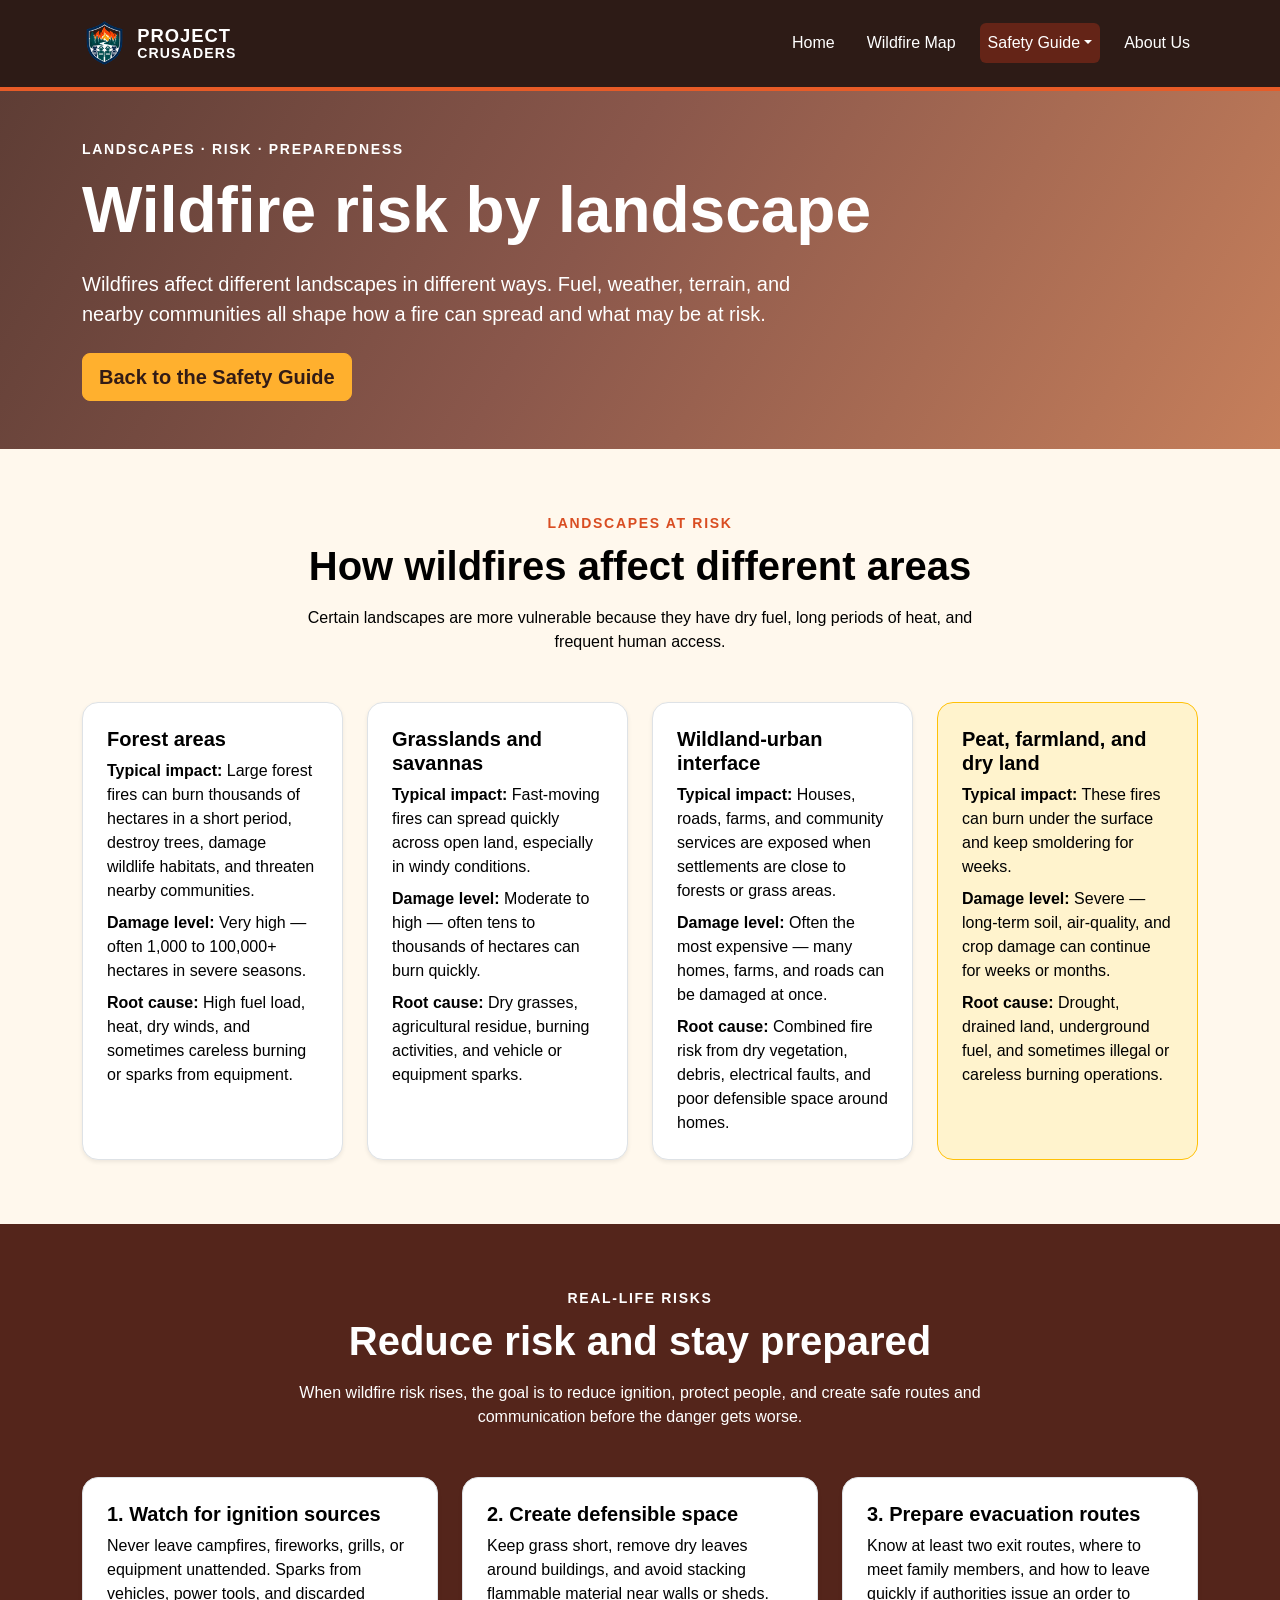
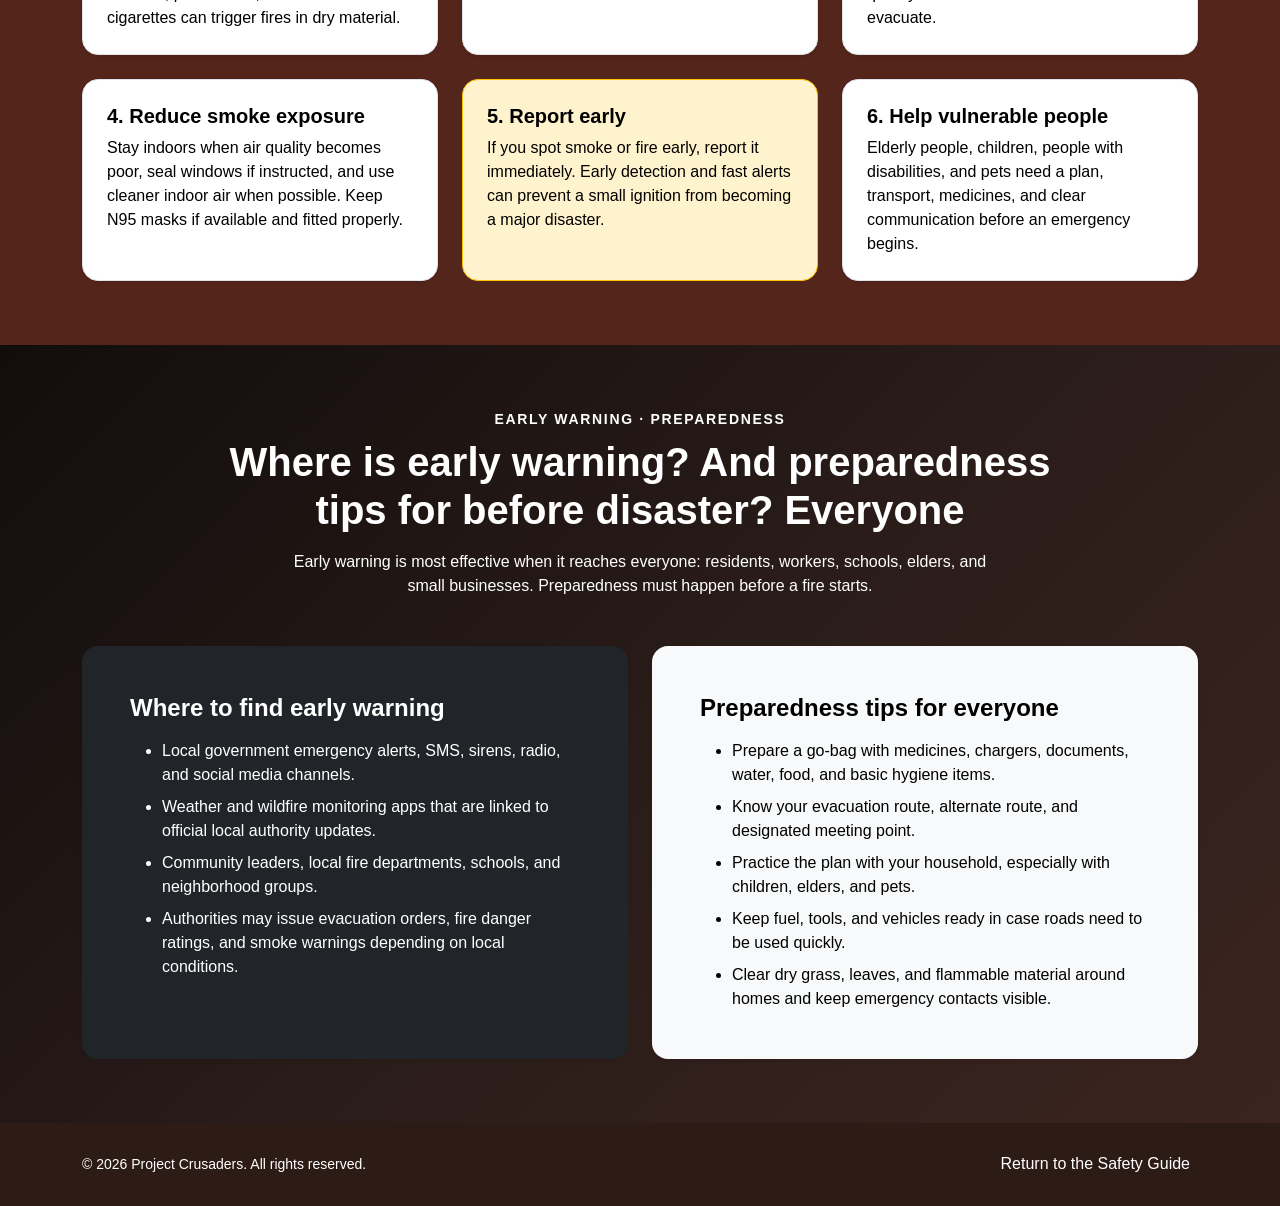
<file: Pages/human-caused-wildfires.html>
<!DOCTYPE html>
<html lang="en">
<head>
  <meta charset="UTF-8">
  <meta name="viewport" content="width=device-width, initial-scale=1">
  <meta name="description" content="Explore how wildfire risk and impacts differ across forests, grasslands, communities, and dry land.">
  <title>Wildfire Risk by Landscape | Project Crusaders</title>
  <link href="https://cdn.jsdelivr.net/npm/bootstrap@5.3.3/dist/css/bootstrap.min.css" rel="stylesheet">
  <link rel="stylesheet" href="../style.css">
  <link rel="icon" type="image/png" href="../Photo/bgremoved.png">
</head>
<body>
  <nav class="navbar navbar-expand-lg navbar-dark site-navbar sticky-top py-3">
    <div class="container">
      <a class="navbar-brand fw-bold text-uppercase" href="../Index.html">
        <img class="navbar-logo" src="../Photo/bgremoved.png" alt="Project Crusaders logo">
        <span class="brand-name"><span class="brand-project">Project</span><span class="brand-crusaders">Crusaders</span></span>
      </a>
      <button class="navbar-toggler" type="button" data-bs-toggle="collapse" data-bs-target="#mainNav" aria-controls="mainNav" aria-expanded="false" aria-label="Toggle navigation">
        <span class="navbar-toggler-icon"></span>
      </button>
      <div class="collapse navbar-collapse" id="mainNav">
        <ul class="navbar-nav ms-auto mb-2 mb-lg-0 gap-lg-3">
          <li class="nav-item"><a class="nav-link" href="../Index.html">Home</a></li>
          <li class="nav-item"><a class="nav-link" href="wildfire-map.html">Wildfire Map</a></li>
          <li class="nav-item dropdown">
            <a class="nav-link dropdown-toggle active" href="safety-guide.html" data-bs-toggle="dropdown">Safety Guide</a>
            <ul class="dropdown-menu">
              <li><a class="dropdown-item" href="safety-guide.html">Safety Guide overview</a></li>
              <li><a class="dropdown-item" href="causes-consequences.html">Causes and consequences</a></li>
              <li><a class="dropdown-item active" aria-current="page" href="human-caused-wildfires.html">Wildfire risk by landscape</a></li>
              <li><a class="dropdown-item" href="natural-wildfires.html">Natural wildfires</a></li>
            </ul>
          </li>
          <li class="nav-item"><a class="nav-link" href="about_us.html">About Us</a></li>
        </ul>
      </div>
    </div>
  </nav>

  <main>
    <header class="hero" id="safety-hero">
      <div class="container py-5 py-lg-5">
        <p class="section-label text-uppercase fw-bold mb-3">LANDSCAPES · RISK · PREPAREDNESS</p>
        <h1 class="display-3 fw-bold mb-4 text-white">Wildfire risk by landscape</h1>
        <p class="lead hero-copy text-white mb-4">Wildfires affect different landscapes in different ways. Fuel, weather, terrain, and nearby communities all shape how a fire can spread and what may be at risk.</p>
        <a class="btn btn-warning btn-lg fw-bold" href="safety-guide.html">Back to the Safety Guide</a>
      </div>
    </header>

    <section class="py-5">
      <div class="container py-lg-3">
        <div class="text-center mb-5">
          <p class="section-label text-uppercase fw-bold mb-2">LANDSCAPES AT RISK</p>
          <h2 class="display-6 fw-bold mb-3">How wildfires affect different areas</h2>
          <p class="mx-auto hero-copy mb-0">Certain landscapes are more vulnerable because they have dry fuel, long periods of heat, and frequent human access.</p>
        </div>

        <div class="row g-4">
          <div class="col-md-6 col-xl-3">
            <article class="h-100 bg-white border rounded-4 p-4 shadow-sm text-dark">
              <h3 class="h5 fw-bold">Forest areas</h3>
              <p class="mb-2"><strong>Typical impact:</strong> Large forest fires can burn thousands of hectares in a short period, destroy trees, damage wildlife habitats, and threaten nearby communities.</p>
              <p class="mb-2"><strong>Damage level:</strong> Very high — often 1,000 to 100,000+ hectares in severe seasons.</p>
              <p class="mb-0"><strong>Root cause:</strong> High fuel load, heat, dry winds, and sometimes careless burning or sparks from equipment.</p>
            </article>
          </div>

          <div class="col-md-6 col-xl-3">
            <article class="h-100 bg-white border rounded-4 p-4 shadow-sm text-dark">
              <h3 class="h5 fw-bold">Grasslands and savannas</h3>
              <p class="mb-2"><strong>Typical impact:</strong> Fast-moving fires can spread quickly across open land, especially in windy conditions.</p>
              <p class="mb-2"><strong>Damage level:</strong> Moderate to high — often tens to thousands of hectares can burn quickly.</p>
              <p class="mb-0"><strong>Root cause:</strong> Dry grasses, agricultural residue, burning activities, and vehicle or equipment sparks.</p>
            </article>
          </div>

          <div class="col-md-6 col-xl-3">
            <article class="h-100 bg-white border rounded-4 p-4 shadow-sm text-dark">
              <h3 class="h5 fw-bold">Wildland-urban interface</h3>
              <p class="mb-2"><strong>Typical impact:</strong> Houses, roads, farms, and community services are exposed when settlements are close to forests or grass areas.</p>
              <p class="mb-2"><strong>Damage level:</strong> Often the most expensive — many homes, farms, and roads can be damaged at once.</p>
              <p class="mb-0"><strong>Root cause:</strong> Combined fire risk from dry vegetation, debris, electrical faults, and poor defensible space around homes.</p>
            </article>
          </div>

          <div class="col-md-6 col-xl-3">
            <article class="h-100 bg-warning-subtle border border-warning rounded-4 p-4 text-dark">
              <h3 class="h5 fw-bold">Peat, farmland, and dry land</h3>
              <p class="mb-2"><strong>Typical impact:</strong> These fires can burn under the surface and keep smoldering for weeks.</p>
              <p class="mb-2"><strong>Damage level:</strong> Severe — long-term soil, air-quality, and crop damage can continue for weeks or months.</p>
              <p class="mb-0"><strong>Root cause:</strong> Drought, drained land, underground fuel, and sometimes illegal or careless burning operations.</p>
            </article>
          </div>
        </div>
      </div>
    </section>

    <section class="py-5" id="during-fire">
      <div class="container py-lg-3">
        <div class="text-center mb-5">
          <p class="section-label text-uppercase fw-bold mb-2">REAL-LIFE RISKS</p>
          <h2 class="display-6 fw-bold mb-3">Reduce risk and stay prepared</h2>
          <p class="mx-auto hero-copy mb-0">When wildfire risk rises, the goal is to reduce ignition, protect people, and create safe routes and communication before the danger gets worse.</p>
        </div>

        <div class="row g-4">
          <div class="col-md-6 col-lg-4">
            <div class="h-100 bg-white border rounded-4 p-4 shadow-sm text-dark">
              <h3 class="h5 fw-bold">1. Watch for ignition sources</h3>
              <p class="mb-0">Never leave campfires, fireworks, grills, or equipment unattended. Sparks from vehicles, power tools, and discarded cigarettes can trigger fires in dry material.</p>
            </div>
          </div>
          <div class="col-md-6 col-lg-4">
            <div class="h-100 bg-white border rounded-4 p-4 shadow-sm text-dark">
              <h3 class="h5 fw-bold">2. Create defensible space</h3>
              <p class="mb-0">Keep grass short, remove dry leaves around buildings, and avoid stacking flammable material near walls or sheds.</p>
            </div>
          </div>
          <div class="col-md-6 col-lg-4">
            <div class="h-100 bg-white border rounded-4 p-4 shadow-sm text-dark">
              <h3 class="h5 fw-bold">3. Prepare evacuation routes</h3>
              <p class="mb-0">Know at least two exit routes, where to meet family members, and how to leave quickly if authorities issue an order to evacuate.</p>
            </div>
          </div>
          <div class="col-md-6 col-lg-4">
            <div class="h-100 bg-white border rounded-4 p-4 shadow-sm text-dark">
              <h3 class="h5 fw-bold">4. Reduce smoke exposure</h3>
              <p class="mb-0">Stay indoors when air quality becomes poor, seal windows if instructed, and use cleaner indoor air when possible. Keep N95 masks if available and fitted properly.</p>
            </div>
          </div>
          <div class="col-md-6 col-lg-4">
            <div class="h-100 bg-warning-subtle border border-warning rounded-4 p-4 text-dark">
              <h3 class="h5 fw-bold">5. Report early</h3>
              <p class="mb-0">If you spot smoke or fire early, report it immediately. Early detection and fast alerts can prevent a small ignition from becoming a major disaster.</p>
            </div>
          </div>
          <div class="col-md-6 col-lg-4">
            <div class="h-100 bg-white border rounded-4 p-4 shadow-sm text-dark">
              <h3 class="h5 fw-bold">6. Help vulnerable people</h3>
              <p class="mb-0">Elderly people, children, people with disabilities, and pets need a plan, transport, medicines, and clear communication before an emergency begins.</p>
            </div>
          </div>
        </div>
      </div>
    </section>

    <section class="py-5 early-warning-section" id="institutional-response">
      <div class="container py-lg-3">
        <div class="text-center mb-5">
          <p class="section-label text-uppercase fw-bold mb-2">EARLY WARNING · PREPAREDNESS</p>
          <h2 class="display-6 fw-bold mb-3">Where is early warning? And preparedness tips for before disaster? Everyone</h2>
          <p class="mx-auto hero-copy mb-0">Early warning is most effective when it reaches everyone: residents, workers, schools, elders, and small businesses. Preparedness must happen before a fire starts.</p>
        </div>
        <div class="row g-4">
          <div class="col-lg-6">
            <div class="card h-100 rounded-4 shadow-sm border-0 bg-dark text-white">
              <div class="card-body p-4 p-lg-5">
                <h3 class="h4 fw-bold mb-3 text-white">Where to find early warning</h3>
                <ul class="mb-0 text-white">
                  <li class="mb-2">Local government emergency alerts, SMS, sirens, radio, and social media channels.</li>
                  <li class="mb-2">Weather and wildfire monitoring apps that are linked to official local authority updates.</li>
                  <li class="mb-2">Community leaders, local fire departments, schools, and neighborhood groups.</li>
                  <li>Authorities may issue evacuation orders, fire danger ratings, and smoke warnings depending on local conditions.</li>
                </ul>
              </div>
            </div>
          </div>
          <div class="col-lg-6">
            <div class="card h-100 rounded-4 shadow-sm border-0 bg-light text-dark preparedness-card">
              <div class="card-body p-4 p-lg-5">
                <h3 class="h4 fw-bold mb-3">Preparedness tips for everyone</h3>
                <ul class="mb-0 text-black">
                  <li class="mb-2">Prepare a go-bag with medicines, chargers, documents, water, food, and basic hygiene items.</li>
                  <li class="mb-2">Know your evacuation route, alternate route, and designated meeting point.</li>
                  <li class="mb-2">Practice the plan with your household, especially with children, elders, and pets.</li>
                  <li class="mb-2">Keep fuel, tools, and vehicles ready in case roads need to be used quickly.</li>
                  <li>Clear dry grass, leaves, and flammable material around homes and keep emergency contacts visible.</li>
                </ul>
              </div>
            </div>
          </div>
        </div>
      </div>
    </section>
  </main>

  <footer class="site-footer py-4 text-light">
    <div class="container d-flex flex-wrap justify-content-between align-items-center gap-3">
      <p class="mb-0">© 2026 Project Crusaders. All rights reserved.</p>
      <a class="nav-link" href="safety-guide.html">Return to the Safety Guide</a>
    </div>
  </footer>
  <script src="https://cdn.jsdelivr.net/npm/bootstrap@5.3.3/dist/js/bootstrap.bundle.min.js"></script>
  <script src="../nav-scroll.js"></script>
</body>
</html>
</file>
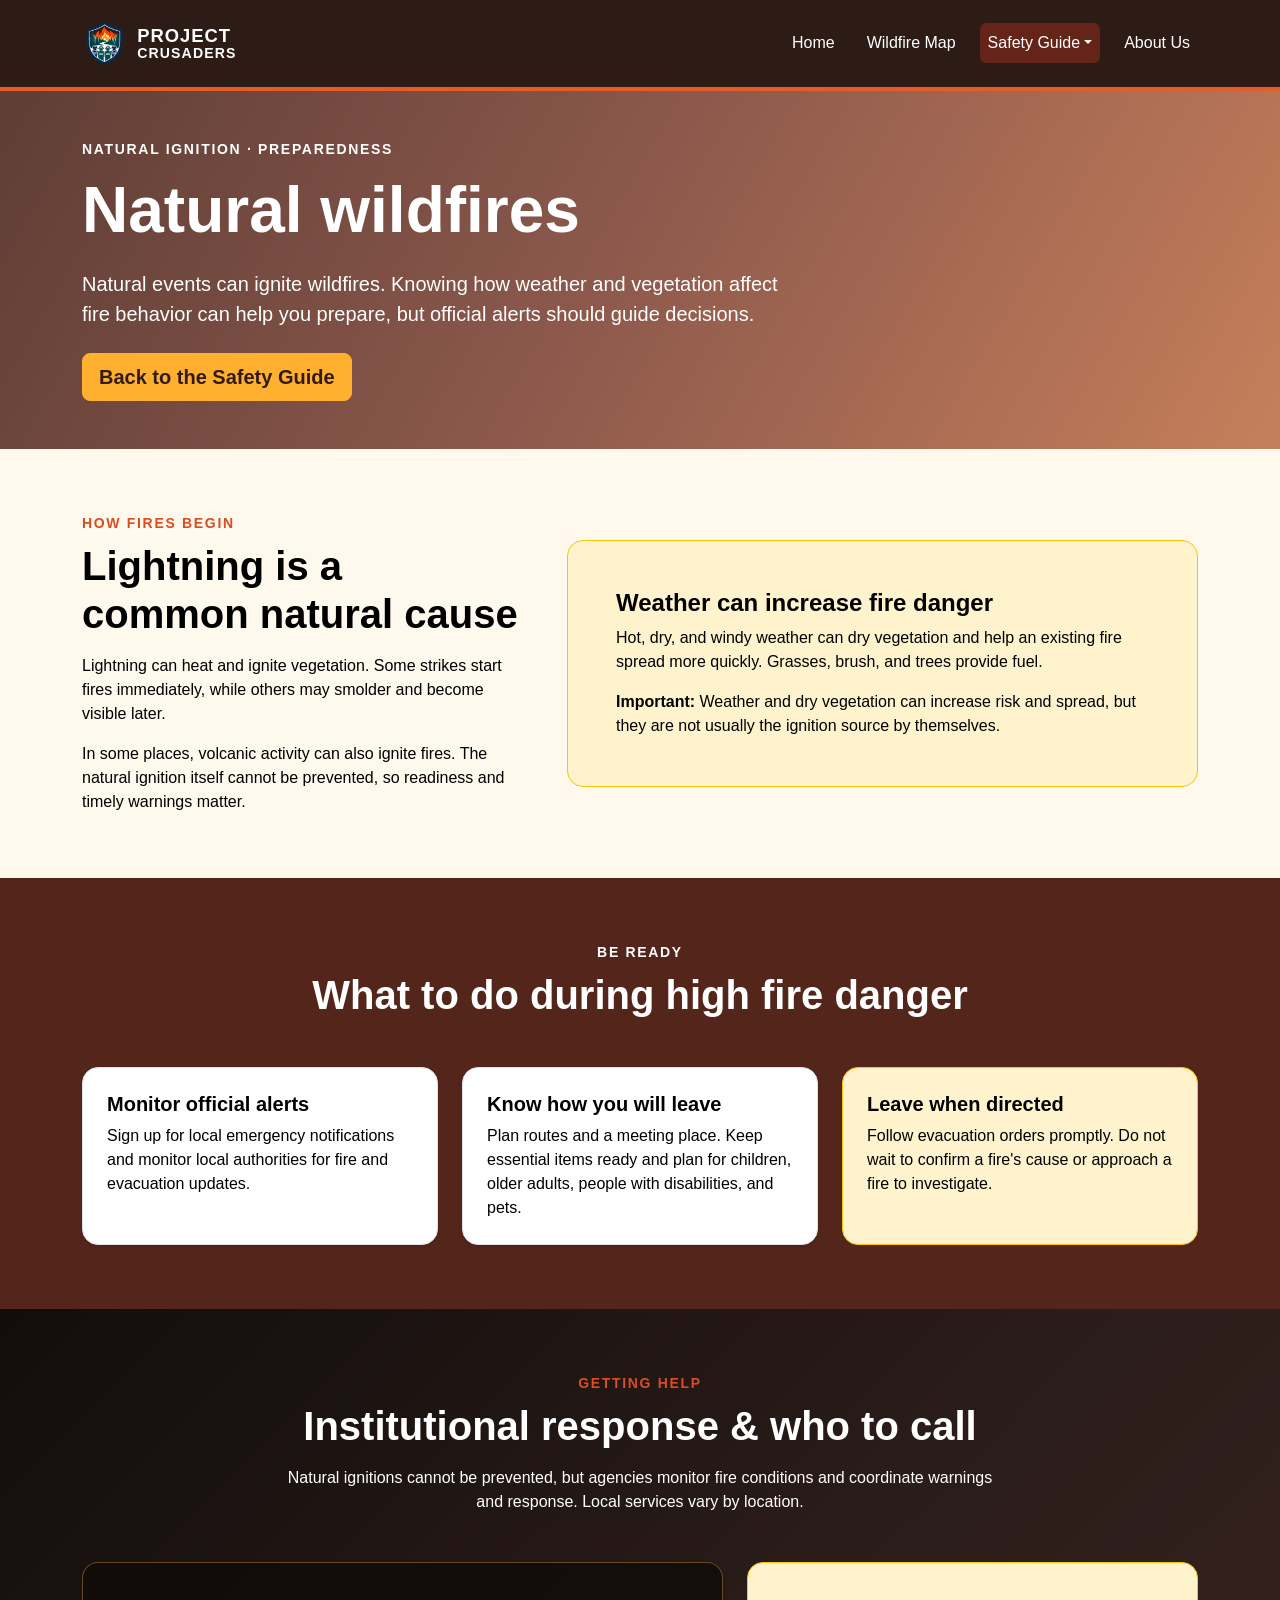
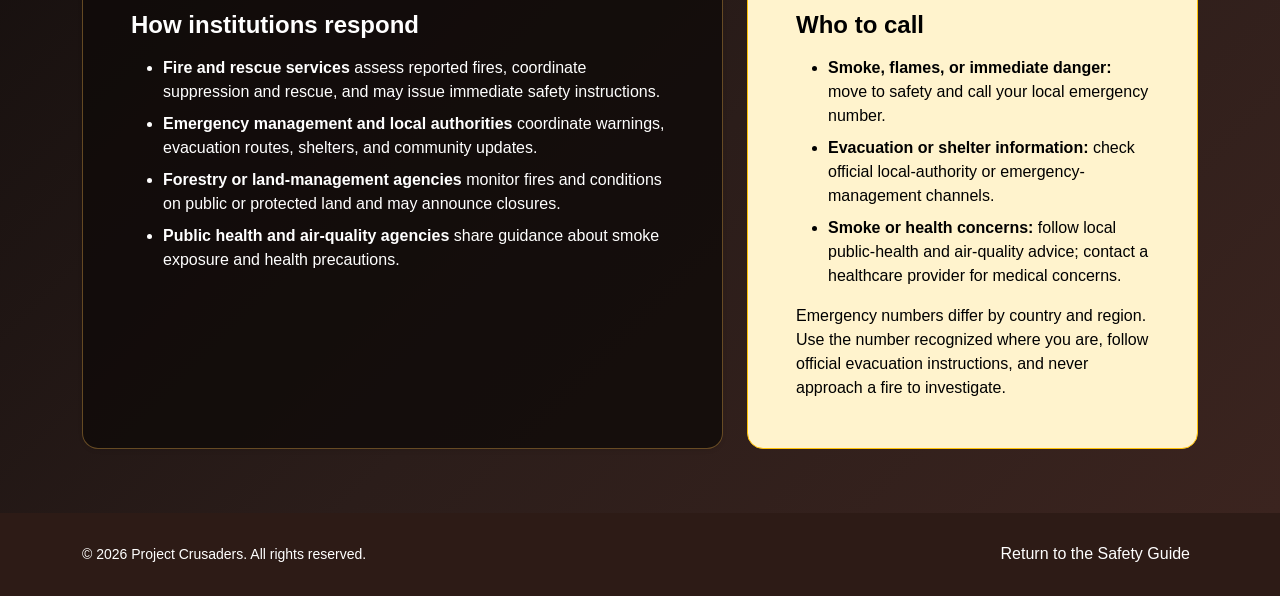
<file: Pages/natural-wildfires.html>
<!DOCTYPE html>
<html lang="en">
<head>
  <meta charset="UTF-8">
  <meta name="viewport" content="width=device-width, initial-scale=1">
  <meta name="description" content="Learn how lightning and other natural events can ignite wildfires and how to stay prepared.">
  <title>Natural Wildfires | Project Crusaders</title>
  <link href="https://cdn.jsdelivr.net/npm/bootstrap@5.3.3/dist/css/bootstrap.min.css" rel="stylesheet">
  <link rel="stylesheet" href="../style.css">
  <link rel="icon" type="image/png" href="../Photo/bgremoved.png">
</head>
<body>
  <nav class="navbar navbar-expand-lg navbar-dark site-navbar sticky-top py-3">
    <div class="container">
      <a class="navbar-brand fw-bold text-uppercase" href="../Index.html">
        <img class="navbar-logo" src="../Photo/bgremoved.png" alt="Project Crusaders logo">
        <span class="brand-name"><span class="brand-project">Project</span><span class="brand-crusaders">Crusaders</span></span>
      </a>
      <button class="navbar-toggler" type="button" data-bs-toggle="collapse" data-bs-target="#mainNav" aria-controls="mainNav" aria-expanded="false" aria-label="Toggle navigation">
        <span class="navbar-toggler-icon"></span>
      </button>
      <div class="collapse navbar-collapse" id="mainNav">
        <ul class="navbar-nav ms-auto mb-2 mb-lg-0 gap-lg-3">
          <li class="nav-item"><a class="nav-link" href="../Index.html">Home</a></li>
          <li class="nav-item"><a class="nav-link" href="wildfire-map.html">Wildfire Map</a></li>
          <li class="nav-item dropdown">
            <a class="nav-link dropdown-toggle active" href="safety-guide.html" data-bs-toggle="dropdown">Safety Guide</a>
            <ul class="dropdown-menu">
              <li><a class="dropdown-item" href="safety-guide.html">Safety Guide overview</a></li>
              <li><a class="dropdown-item" href="causes-consequences.html">Causes and consequences</a></li>
              <li><a class="dropdown-item" href="human-caused-wildfires.html">Wildfire risk by landscape</a></li>
              <li><a class="dropdown-item active" aria-current="page" href="natural-wildfires.html">Natural wildfires</a></li>
            </ul>
          </li>
          <li class="nav-item"><a class="nav-link" href="about_us.html">About Us</a></li>
        </ul>
      </div>
    </div>
  </nav>

  <main>
    <header class="hero" id="safety-hero">
      <div class="container py-5 py-lg-5">
        <p class="section-label text-uppercase fw-bold mb-3">NATURAL IGNITION · PREPAREDNESS</p>
        <h1 class="display-3 fw-bold mb-4 text-white">Natural wildfires</h1>
        <p class="lead hero-copy text-white mb-4">Natural events can ignite wildfires. Knowing how weather and vegetation affect fire behavior can help you prepare, but official alerts should guide decisions.</p>
        <a class="btn btn-warning btn-lg fw-bold" href="safety-guide.html">Back to the Safety Guide</a>
      </div>
    </header>

    <section class="py-5">
      <div class="container py-lg-3">
        <div class="row align-items-center g-4 g-lg-5">
          <div class="col-lg-5">
            <p class="section-label text-uppercase fw-bold mb-2">HOW FIRES BEGIN</p>
            <h2 class="display-6 fw-bold mb-3">Lightning is a common natural cause</h2>
            <p>Lightning can heat and ignite vegetation. Some strikes start fires immediately, while others may smolder and become visible later.</p>
            <p class="mb-0">In some places, volcanic activity can also ignite fires. The natural ignition itself cannot be prevented, so readiness and timely warnings matter.</p>
          </div>
          <div class="col-lg-7">
            <div class="bg-warning-subtle border border-warning rounded-4 p-4 p-lg-5">
              <h3 class="h4 fw-bold">Weather can increase fire danger</h3>
              <p>Hot, dry, and windy weather can dry vegetation and help an existing fire spread more quickly. Grasses, brush, and trees provide fuel.</p>
              <p class="mb-0"><strong>Important:</strong> Weather and dry vegetation can increase risk and spread, but they are not usually the ignition source by themselves.</p>
            </div>
          </div>
        </div>
      </div>
    </section>

    <section class="py-5" id="during-fire">
      <div class="container py-lg-3">
        <div class="text-center mb-5">
          <p class="section-label text-uppercase fw-bold mb-2">BE READY</p>
          <h2 class="display-6 fw-bold mb-3">What to do during high fire danger</h2>
        </div>
        <div class="row g-4">
          <div class="col-md-4">
            <article class="h-100 bg-white border rounded-4 p-4 shadow-sm">
              <h3 class="h5 fw-bold">Monitor official alerts</h3>
              <p class="mb-0">Sign up for local emergency notifications and monitor local authorities for fire and evacuation updates.</p>
            </article>
          </div>
          <div class="col-md-4">
            <article class="h-100 bg-white border rounded-4 p-4 shadow-sm">
              <h3 class="h5 fw-bold">Know how you will leave</h3>
              <p class="mb-0">Plan routes and a meeting place. Keep essential items ready and plan for children, older adults, people with disabilities, and pets.</p>
            </article>
          </div>
          <div class="col-md-4">
            <article class="h-100 bg-warning-subtle border border-warning rounded-4 p-4">
              <h3 class="h5 fw-bold">Leave when directed</h3>
              <p class="mb-0">Follow evacuation orders promptly. Do not wait to confirm a fire's cause or approach a fire to investigate.</p>
            </article>
          </div>
        </div>
      </div>
    </section>

    <section class="py-5" id="institutional-response">
      <div class="container py-lg-3">
        <div class="text-center mb-5">
          <p class="section-label text-uppercase fw-bold mb-2">GETTING HELP</p>
          <h2 class="display-6 fw-bold mb-3">Institutional response &amp; who to call</h2>
          <p class="mx-auto hero-copy mb-0">Natural ignitions cannot be prevented, but agencies monitor fire conditions and coordinate warnings and response. Local services vary by location.</p>
        </div>
        <div class="row g-4">
          <div class="col-lg-7">
            <div class="card h-100 rounded-4 shadow-sm">
              <div class="card-body p-4 p-lg-5">
                <h3 class="h4 fw-bold mb-3">How institutions respond</h3>
                <ul class="mb-0">
                  <li class="mb-2"><strong>Fire and rescue services</strong> assess reported fires, coordinate suppression and rescue, and may issue immediate safety instructions.</li>
                  <li class="mb-2"><strong>Emergency management and local authorities</strong> coordinate warnings, evacuation routes, shelters, and community updates.</li>
                  <li class="mb-2"><strong>Forestry or land-management agencies</strong> monitor fires and conditions on public or protected land and may announce closures.</li>
                  <li><strong>Public health and air-quality agencies</strong> share guidance about smoke exposure and health precautions.</li>
                </ul>
              </div>
            </div>
          </div>
          <div class="col-lg-5">
            <div class="card h-100 rounded-4 border-warning bg-warning-subtle natural-wildfire-who-to-call">
              <div class="card-body p-4 p-lg-5">
                <h3 class="h4 fw-bold mb-3">Who to call</h3>
                <ul class="mb-3">
                  <li class="mb-2"><strong>Smoke, flames, or immediate danger:</strong> move to safety and call your local emergency number.</li>
                  <li class="mb-2"><strong>Evacuation or shelter information:</strong> check official local-authority or emergency-management channels.</li>
                  <li><strong>Smoke or health concerns:</strong> follow local public-health and air-quality advice; contact a healthcare provider for medical concerns.</li>
                </ul>
                <p class="mb-0 natural-wildfire-contact-note">Emergency numbers differ by country and region. Use the number recognized where you are, follow official evacuation instructions, and never approach a fire to investigate.</p>
              </div>
            </div>
          </div>
        </div>
      </div>
    </section>
  </main>

  <footer class="site-footer py-4 text-light">
    <div class="container d-flex flex-wrap justify-content-between align-items-center gap-3">
      <p class="mb-0">© 2026 Project Crusaders. All rights reserved.</p>
      <a class="nav-link" href="safety-guide.html">Return to the Safety Guide</a>
    </div>
  </footer>
  <script src="https://cdn.jsdelivr.net/npm/bootstrap@5.3.3/dist/js/bootstrap.bundle.min.js"></script>
  <script src="../nav-scroll.js"></script>
</body>
</html>
</file>
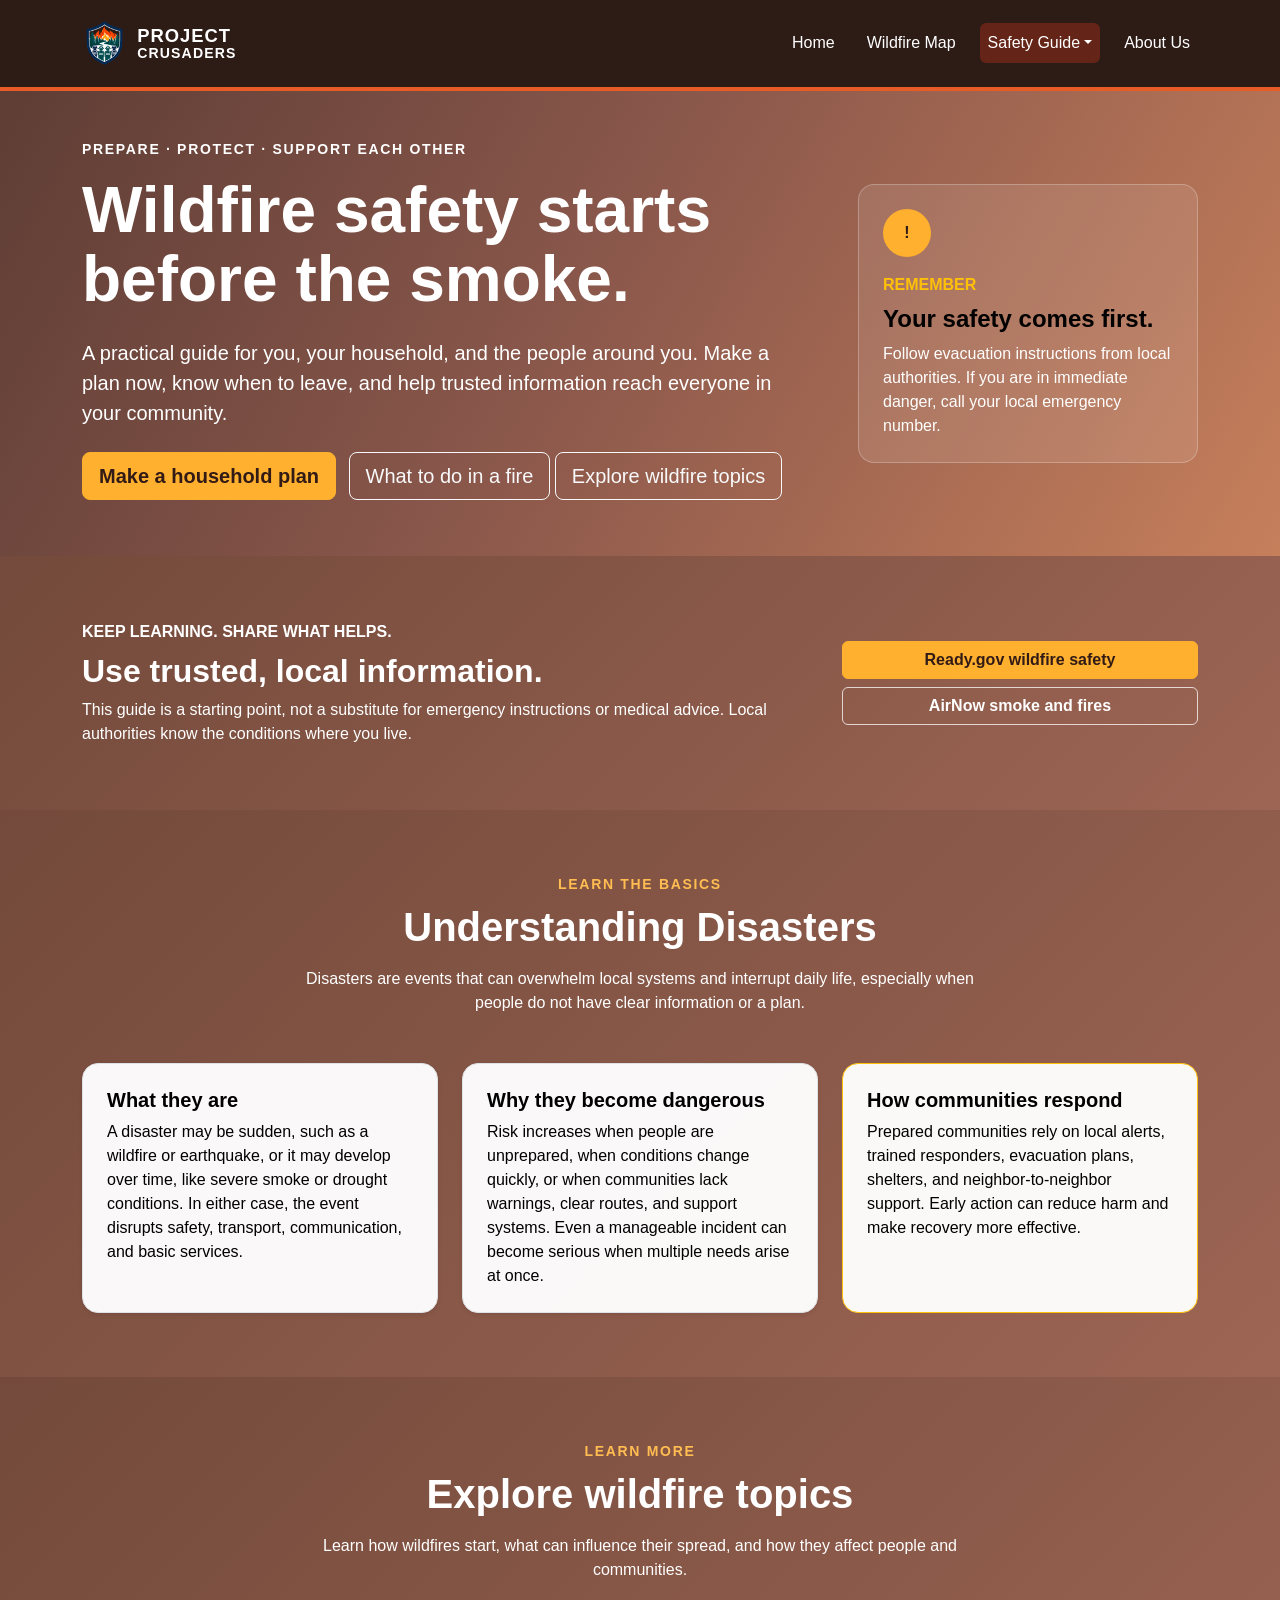
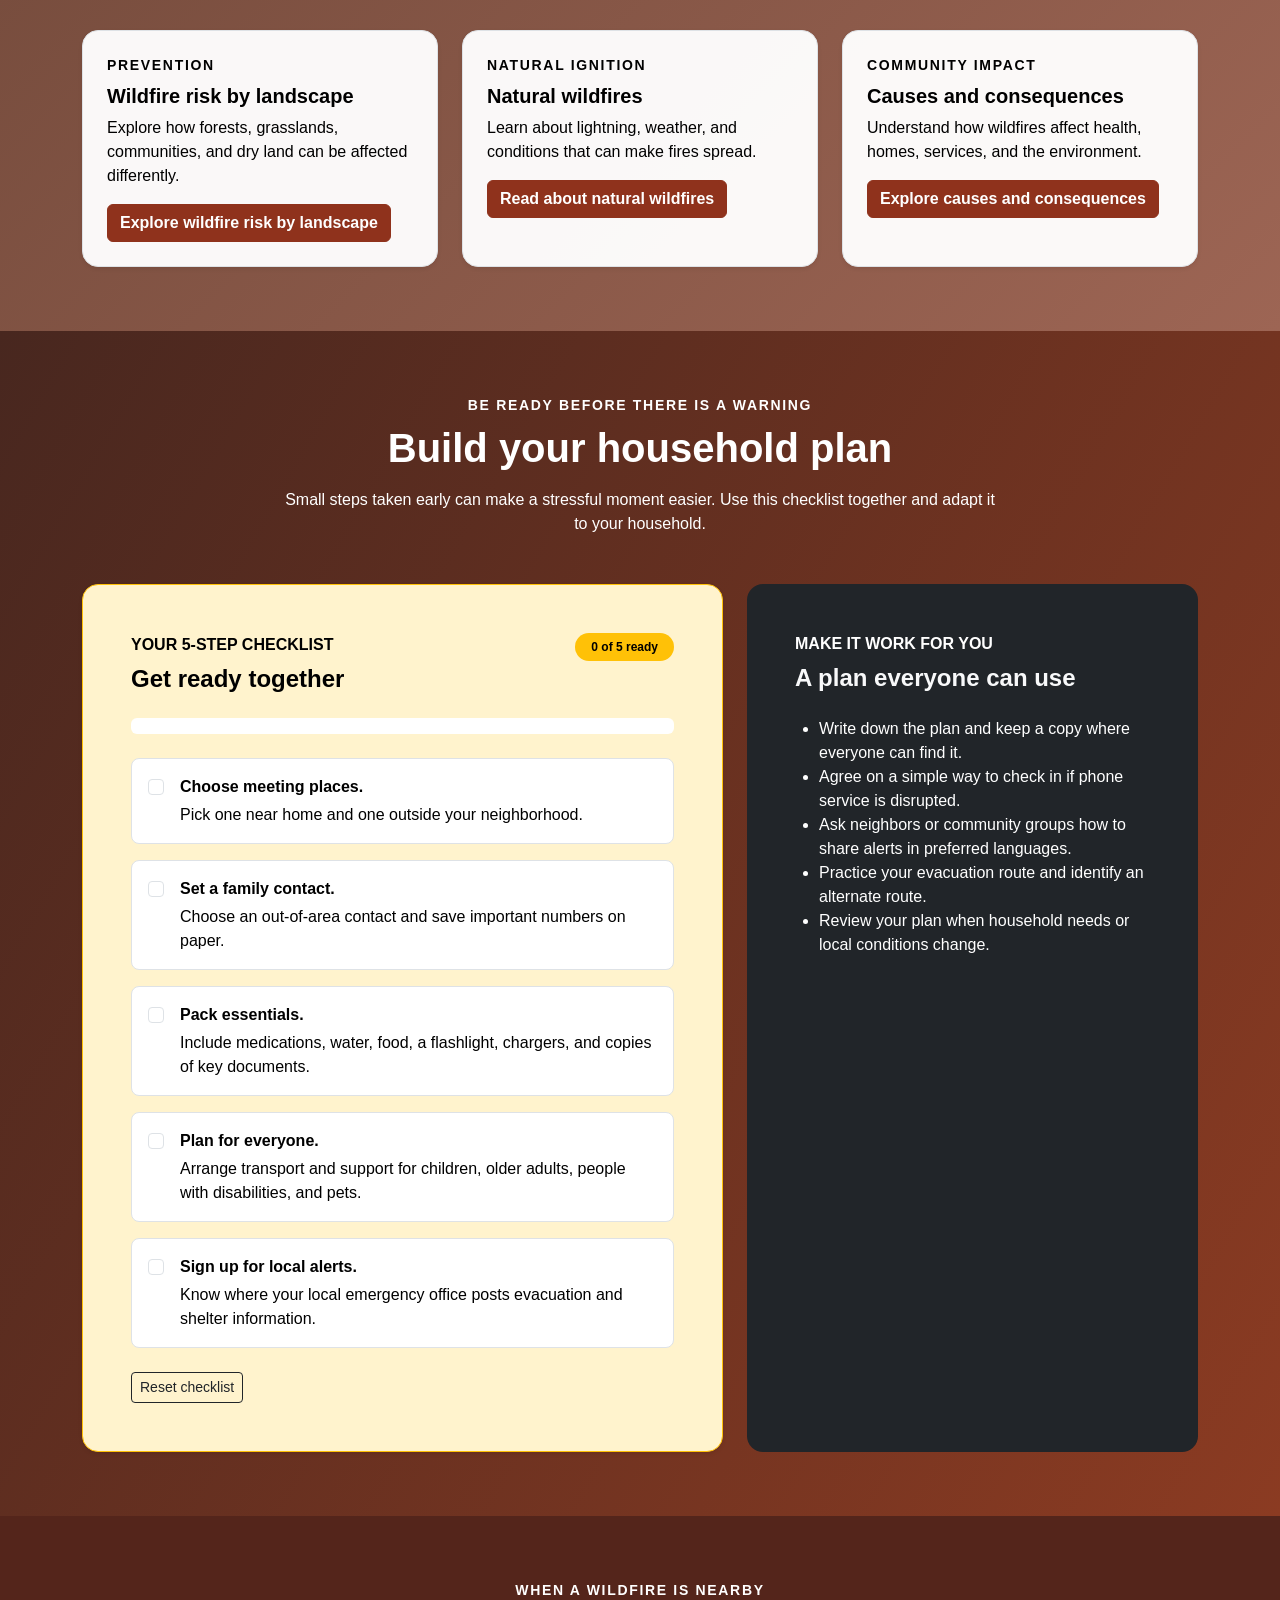
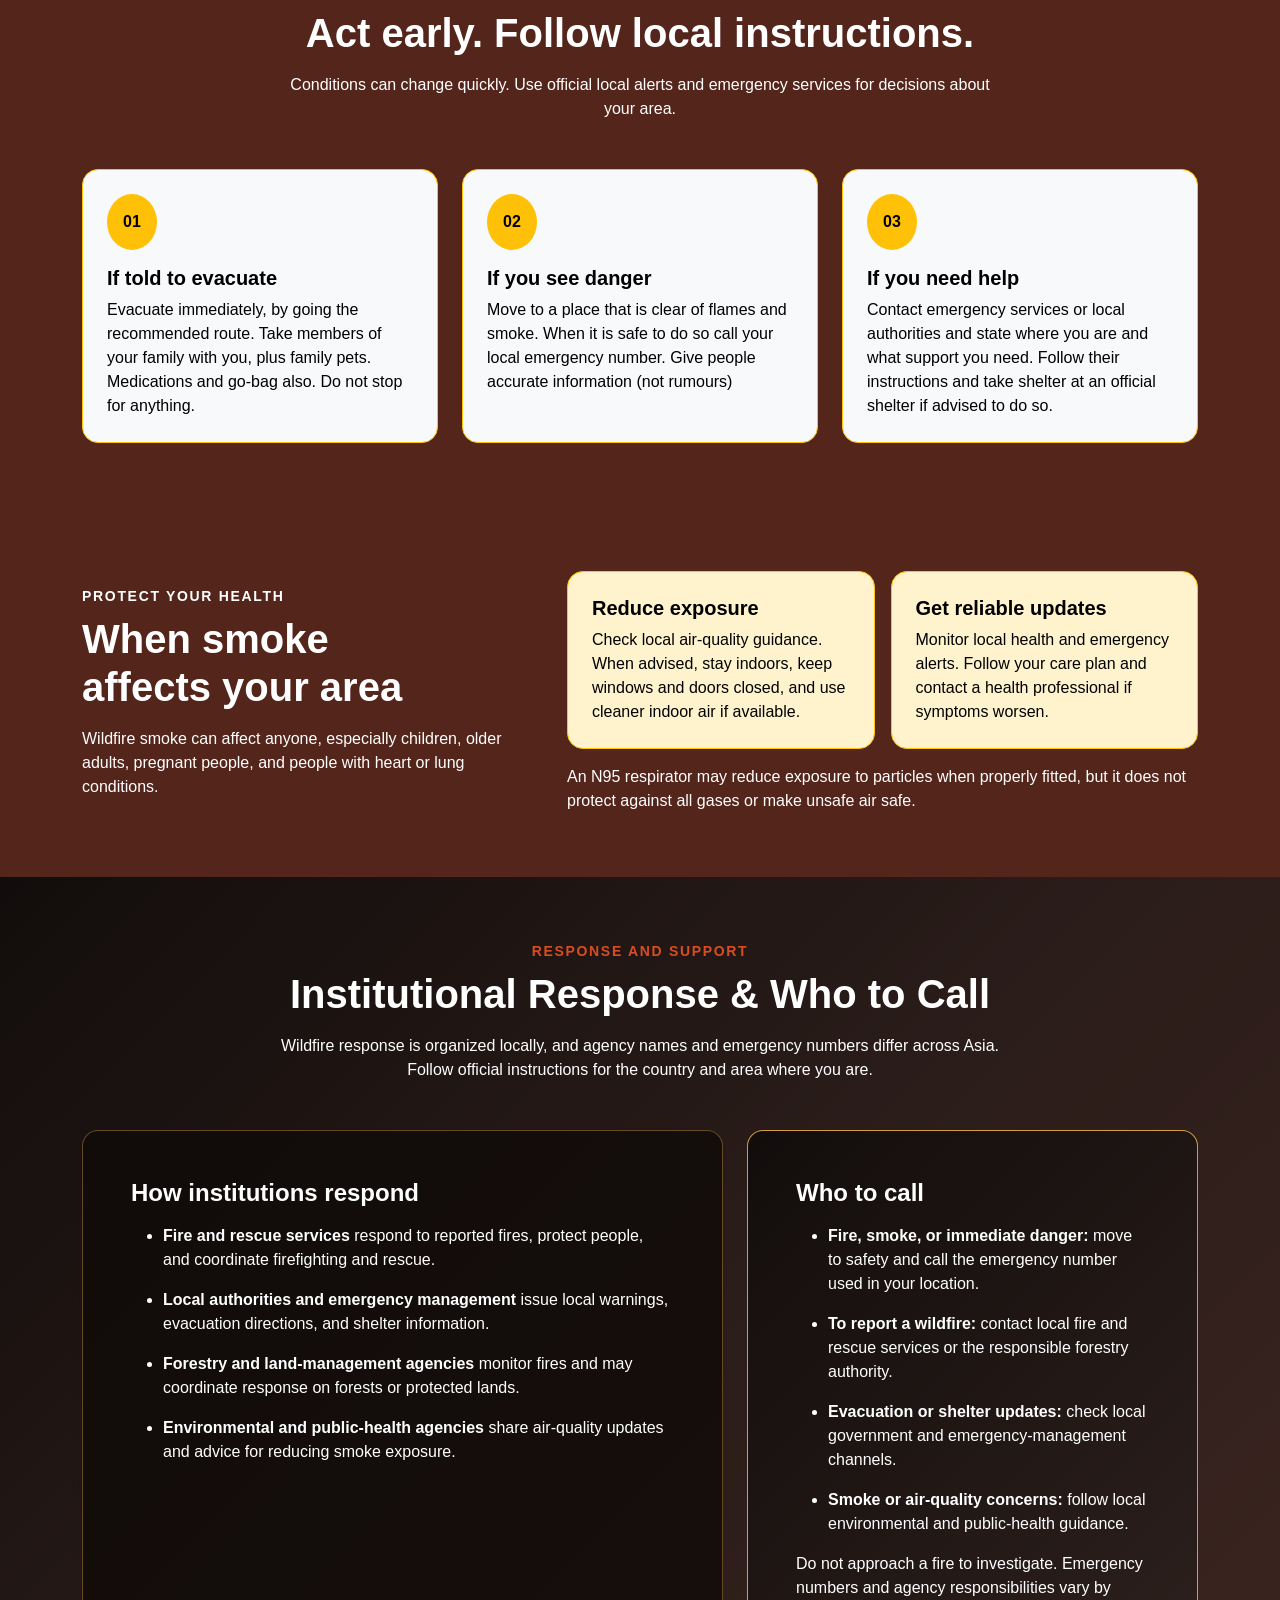
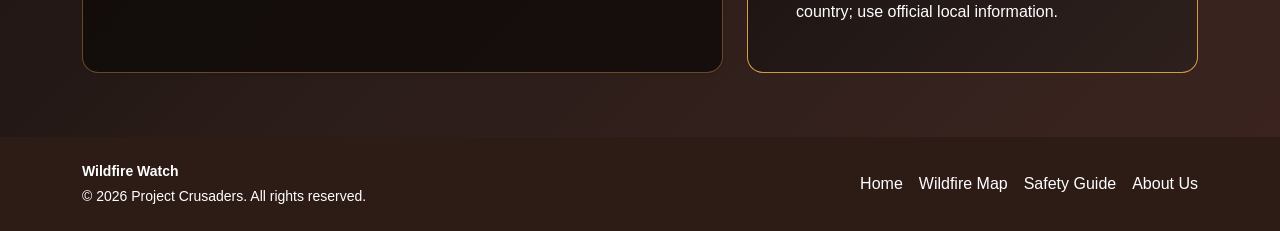
<file: Pages/safety-guide.html>
<!DOCTYPE html>
<html lang="en">
<head>
  <meta charset="UTF-8">
  <meta name="viewport" content="width=device-width, initial-scale=1">
  <meta name="description" content="Practical wildfire preparation, evacuation, and smoke-safety guidance for individuals, families, and Asian communities.">
  <title>Wildfire Safety Guide | Project Crusaders</title>
  <link href="https://cdn.jsdelivr.net/npm/bootstrap@5.3.3/dist/css/bootstrap.min.css" rel="stylesheet">
  <link rel="stylesheet" href="../style.css">
  <link rel="icon" type="image/png" href="../Photo/bgremoved.png">
</head>
<body>
  <nav class="navbar navbar-expand-lg navbar-dark site-navbar sticky-top py-3">
    <div class="container">
      <a class="navbar-brand fw-bold text-uppercase" href="../Index.html">
        <img class="navbar-logo" src="../Photo/bgremoved.png" alt="Project Crusaders logo">
        <span class="brand-name">
          <span class="brand-project">Project</span>
          <span class="brand-crusaders">Crusaders</span>
        </span>
      </a>
      <button class="navbar-toggler" type="button" data-bs-toggle="collapse" data-bs-target="#mainNav" aria-controls="mainNav" aria-expanded="false" aria-label="Toggle navigation">
        <span class="navbar-toggler-icon"></span>
      </button>
      <div class="collapse navbar-collapse" id="mainNav">
        <ul class="navbar-nav ms-auto mb-2 mb-lg-0 gap-lg-3">
          <li class="nav-item"><a class="nav-link" href="../Index.html">Home</a></li>
          <li class="nav-item"><a class="nav-link" href="wildfire-map.html">Wildfire Map</a></li>
          <li class="nav-item dropdown">
            <a class="nav-link dropdown-toggle active" aria-current="page" href="safety-guide.html" data-bs-toggle="dropdown">Safety Guide</a>
            <ul class="dropdown-menu">
              <li><a class="dropdown-item active" href="safety-guide.html">Safety Guide overview</a></li>
              <li><a class="dropdown-item" href="causes-consequences.html">Causes and consequences</a></li>
              <li><a class="dropdown-item" href="human-caused-wildfires.html">Wildfire risk by landscape</a></li>
              <li><a class="dropdown-item" href="natural-wildfires.html">Natural wildfires</a></li>
            </ul>
          </li>
          <li class="nav-item"><a class="nav-link" href="about_us.html">About Us</a></li>
        </ul>
      </div>
    </div>
  </nav>

  <main>
    <header class="hero" id="safety-hero">
      <div class="container py-5 py-lg-5">
        <div class="row align-items-center g-4 g-lg-5">
          <div class="col-lg-8">
            <p class="section-label text-uppercase fw-bold mb-3">PREPARE · PROTECT · SUPPORT EACH OTHER</p>
            <h1 class="display-3 fw-bold mb-4 text-white">Wildfire safety starts <span class="text-white">before the smoke.</span></h1>
            <p class="lead hero-copy text-white mb-4">
              A practical guide for you, your household, and the people around you. Make a plan now, know when to leave, and help trusted information reach everyone in your community.
            </p>
            <a class="btn btn-warning btn-lg fw-bold me-2 mb-2" href="#prepare">Make a household plan</a>
            <a class="btn btn-outline-light btn-lg mb-2" href="#during-fire">What to do in a fire</a>
            <a class="btn btn-outline-light btn-lg mb-2" href="#wildfire-topics">Explore wildfire topics</a>
          </div>
          <div class="col-lg-4">
            <aside class="bg-white bg-opacity-10 border border-light border-opacity-25 p-4 rounded-4">
              <span class="about-icon d-inline-flex align-items-center justify-content-center rounded-circle fw-bold mb-3">!</span>
              <p class="text-uppercase fw-bold text-warning mb-2">Remember</p>
              <h2 class="h4 fw-bold mb-2">Your safety comes first.</h2>
              <p class="text-white-50 mb-0">Follow evacuation instructions from local authorities. If you are in immediate danger, call your local emergency number.</p>
            </aside>
          </div>
        </div>
      </div>
    </header>

    <section class="py-5 text-light dark-section" id="trusted-resources">
      <div class="container py-lg-3">
        <div class="row align-items-center g-4">
          <div class="col-lg-8">
            <p class="text-uppercase fw-bold text-warning mb-2">KEEP LEARNING. SHARE WHAT HELPS.</p>
            <h2 class="h2 fw-bold mb-2">Use trusted, local information.</h2>
            <p class="mb-0">This guide is a starting point, not a substitute for emergency instructions or medical advice. Local authorities know the conditions where you live.</p>
          </div>
          <div class="col-lg-4">
            <div class="d-grid gap-2">
              <a class="btn btn-warning fw-bold" href="https://www.ready.gov/wildfires" target="_blank" rel="noopener noreferrer">Ready.gov wildfire safety</a>
              <a class="btn btn-outline-light fw-semibold" href="https://www.airnow.gov/wildfires/" target="_blank" rel="noopener noreferrer">AirNow smoke and fires</a>
            </div>
          </div>
        </div>
      </div>
    </section>

    <section class="py-5 dark-section">
      <div class="container py-lg-3">
        <div class="text-center mb-5">
          <p class="section-label text-uppercase fw-bold mb-2">LEARN THE BASICS</p>
          <h2 class="display-6 fw-bold mb-3">Understanding Disasters</h2>
          <p class="mx-auto hero-copy mb-0">Disasters are events that can overwhelm local systems and interrupt daily life, especially when people do not have clear information or a plan.</p>
        </div>
        <div class="row g-4">
          <div class="col-md-4">
            <article class="h-100 bg-white border rounded-4 p-4 shadow-sm">
              <h3 class="h5 fw-bold">What they are</h3>
              <p class="mb-0">A disaster may be sudden, such as a wildfire or earthquake, or it may develop over time, like severe smoke or drought conditions. In either case, the event disrupts safety, transport, communication, and basic services.</p>
            </article>
          </div>
          <div class="col-md-4">
            <article class="h-100 bg-white border rounded-4 p-4 shadow-sm">
              <h3 class="h5 fw-bold">Why they become dangerous</h3>
              <p class="mb-0">Risk increases when people are unprepared, when conditions change quickly, or when communities lack warnings, clear routes, and support systems. Even a manageable incident can become serious when multiple needs arise at once.</p>
            </article>
          </div>
          <div class="col-md-4">
            <article class="h-100 bg-warning-subtle border border-warning rounded-4 p-4">
              <h3 class="h5 fw-bold">How communities respond</h3>
              <p class="mb-0">Prepared communities rely on local alerts, trained responders, evacuation plans, shelters, and neighbor-to-neighbor support. Early action can reduce harm and make recovery more effective.</p>
            </article>
          </div>
        </div>
      </div>
    </section>

    <section class="py-5 dark-section" id="wildfire-topics">
      <div class="container py-lg-3">
        <div class="text-center mb-5">
          <p class="section-label text-uppercase fw-bold mb-2">LEARN MORE</p>
          <h2 class="display-6 fw-bold mb-3">Explore wildfire topics</h2>
          <p class="mx-auto hero-copy mb-0">Learn how wildfires start, what can influence their spread, and how they affect people and communities.</p>
        </div>
        <div class="row g-4">
          <div class="col-md-4">
            <div class="h-100 bg-white border rounded-4 p-4 shadow-sm">
              <p class="section-label text-uppercase fw-bold mb-2">PREVENTION</p>
              <h3 class="h5 fw-bold">Wildfire risk by landscape</h3>
              <p>Explore how forests, grasslands, communities, and dry land can be affected differently.</p>
              <a class="btn btn-dark fw-semibold" href="human-caused-wildfires.html">Explore wildfire risk by landscape</a>
            </div>
          </div>
          <div class="col-md-4">
            <div class="h-100 bg-white border rounded-4 p-4 shadow-sm">
              <p class="section-label text-uppercase fw-bold mb-2">NATURAL IGNITION</p>
              <h3 class="h5 fw-bold">Natural wildfires</h3>
              <p>Learn about lightning, weather, and conditions that can make fires spread.</p>
              <a class="btn btn-dark fw-semibold" href="natural-wildfires.html">Read about natural wildfires</a>
            </div>
          </div>
          <div class="col-md-4">
            <div class="h-100 bg-white border rounded-4 p-4 shadow-sm">
              <p class="section-label text-uppercase fw-bold mb-2">COMMUNITY IMPACT</p>
              <h3 class="h5 fw-bold">Causes and consequences</h3>
              <p>Understand how wildfires affect health, homes, services, and the environment.</p>
              <a class="btn btn-dark fw-semibold" href="causes-consequences.html">Explore causes and consequences</a>
            </div>
          </div>
        </div>
      </div>
    </section>

    <section class="py-5" id="prepare">
      <div class="container py-lg-3">
        <div class="text-center mb-5">
          <p class="section-label text-uppercase fw-bold mb-2">BE READY BEFORE THERE IS A WARNING</p>
          <h2 class="display-6 fw-bold mb-3">Build your household plan</h2>
          <p class="mx-auto hero-copy mb-0">Small steps taken early can make a stressful moment easier. Use this checklist together and adapt it to your household.</p>
        </div>

        <div class="row g-4 align-items-stretch">
          <div class="col-lg-7">
            <div class="card h-100 rounded-4 shadow-sm bg-warning-subtle border-warning">
              <div class="card-body p-4 p-lg-5">
                <div class="d-flex flex-wrap justify-content-between align-items-start gap-3 mb-4">
                  <div>
                    <p class="text-uppercase fw-bold text-danger mb-2">Your 5-step checklist</p>
                    <h3 class="h4 fw-bold mb-0">Get ready together</h3>
                  </div>
                  <span class="badge bg-warning text-dark rounded-pill px-3 py-2" id="checklist-count" aria-live="polite">0 of 5 ready</span>
                </div>
                <div class="progress bg-white mb-4" role="progressbar" aria-label="Household preparedness checklist progress" aria-valuemin="0" aria-valuemax="100" aria-valuenow="0">
                  <div class="progress-bar bg-warning" id="checklist-progress"></div>
                </div>
                <div>
                  <label class="d-flex align-items-start gap-3 p-3 mb-3 rounded-3 border bg-white">
                    <input class="form-check-input flex-shrink-0 mt-1" type="checkbox">
                    <span class="d-block"><strong class="d-block">Choose meeting places.</strong><span class="d-block text-secondary mt-1">Pick one near home and one outside your neighborhood.</span></span>
                  </label>
                  <label class="d-flex align-items-start gap-3 p-3 mb-3 rounded-3 border bg-white">
                    <input class="form-check-input flex-shrink-0 mt-1" type="checkbox">
                    <span class="d-block"><strong class="d-block">Set a family contact.</strong><span class="d-block text-secondary mt-1">Choose an out-of-area contact and save important numbers on paper.</span></span>
                  </label>
                  <label class="d-flex align-items-start gap-3 p-3 mb-3 rounded-3 border bg-white">
                    <input class="form-check-input flex-shrink-0 mt-1" type="checkbox">
                    <span class="d-block"><strong class="d-block">Pack essentials.</strong><span class="d-block text-secondary mt-1">Include medications, water, food, a flashlight, chargers, and copies of key documents.</span></span>
                  </label>
                  <label class="d-flex align-items-start gap-3 p-3 mb-3 rounded-3 border bg-white">
                    <input class="form-check-input flex-shrink-0 mt-1" type="checkbox">
                    <span class="d-block"><strong class="d-block">Plan for everyone.</strong><span class="d-block text-secondary mt-1">Arrange transport and support for children, older adults, people with disabilities, and pets.</span></span>
                  </label>
                  <label class="d-flex align-items-start gap-3 p-3 mb-0 rounded-3 border bg-white">
                    <input class="form-check-input flex-shrink-0 mt-1" type="checkbox">
                    <span class="d-block"><strong class="d-block">Sign up for local alerts.</strong><span class="d-block text-secondary mt-1">Know where your local emergency office posts evacuation and shelter information.</span></span>
                  </label>
                </div>
                <button class="btn btn-outline-dark btn-sm mt-4" id="reset-checklist" type="button">Reset checklist</button>
              </div>
            </div>
          </div>
          <div class="col-lg-5">
            <div class="bg-dark text-light h-100 rounded-4 p-4 p-lg-5">
              <p class="text-uppercase fw-bold text-warning mb-2">Make it work for you</p>
              <h3 class="h4 fw-bold text-light mb-4">A plan everyone can use</h3>
              <ul class="ps-4 text-white-50 mb-0">
                <li>Write down the plan and keep a copy where everyone can find it.</li>
                <li>Agree on a simple way to check in if phone service is disrupted.</li>
                <li>Ask neighbors or community groups how to share alerts in preferred languages.</li>
                <li>Practice your evacuation route and identify an alternate route.</li>
                <li>Review your plan when household needs or local conditions change.</li>
              </ul>
            </div>
          </div>
        </div>
      </div>
    </section>

    <section class="py-5" id="during-fire">
      <div class="container py-lg-3">
        <div class="text-center mb-5">
          <p class="section-label text-uppercase fw-bold mb-2">WHEN A WILDFIRE IS NEARBY</p>
          <h2 class="display-6 fw-bold mb-3">Act early. Follow local instructions.</h2>
          <p class="mx-auto hero-copy mb-0">Conditions can change quickly. Use official local alerts and emergency services for decisions about your area.</p>
        </div>
        <div class="row g-4">
          <div class="col-md-4">
            <div class="bg-light border border-warning h-100 rounded-4 p-4">
              <span class="rounded-circle d-inline-flex align-items-center justify-content-center fw-bold mb-3 bg-warning text-dark p-3">01</span>
              <h3 class="h5 fw-bold">If told to evacuate</h3>
              <p class="mb-0">Evacuate immediately, by going the recommended route. Take members of your family with you, plus family pets. Medications and go-bag also. Do not stop for anything.</p>
            </div>
          </div>
          <div class="col-md-4">
            <div class="bg-light border border-warning h-100 rounded-4 p-4">
              <span class="rounded-circle d-inline-flex align-items-center justify-content-center fw-bold mb-3 bg-warning text-dark p-3">02</span>
              <h3 class="h5 fw-bold">If you see danger</h3>
              <p class="mb-0">Move to a place that is clear of flames and smoke. When it is safe to do so call your local emergency number. Give people accurate information (not rumours)</p>
            </div>
          </div>
          <div class="col-md-4">
            <div class="bg-light border border-warning h-100 rounded-4 p-4">
              <span class="rounded-circle d-inline-flex align-items-center justify-content-center fw-bold mb-3 bg-warning text-dark p-3">03</span>
              <h3 class="h5 fw-bold">If you need help</h3>
              <p class="mb-0">Contact emergency services or local authorities and state where you are and what support you need. Follow their instructions and take shelter at an official shelter if advised to do so.</p>
            </div>
          </div>
        </div>
      </div>
    </section>

    <section class="py-5" id="smoke-safety">
      <div class="container py-lg-3">
        <div class="row align-items-center g-4 g-lg-5">
          <div class="col-lg-5">
            <p class="section-label text-warning text-uppercase fw-bold mb-2">PROTECT YOUR HEALTH</p>
            <h2 class="display-6 fw-bold mb-3">When smoke affects your area</h2>
            <p class="text-white-50 mb-0">Wildfire smoke can affect anyone, especially children, older adults, pregnant people, and people with heart or lung conditions.</p>
          </div>
          <div class="col-lg-7">
            <div class="row g-3">
              <div class="col-sm-6">
                <div class="h-100 rounded-4 p-4 bg-warning-subtle border border-warning">
                  <h3 class="h5 fw-bold">Reduce exposure</h3>
                  <p class="text-secondary mb-0">Check local air-quality guidance. When advised, stay indoors, keep windows and doors closed, and use cleaner indoor air if available.</p>
                </div>
              </div>
              <div class="col-sm-6">
                <div class="h-100 rounded-4 p-4 bg-warning-subtle border border-warning">
                  <h3 class="h5 fw-bold">Get reliable updates</h3>
                  <p class="text-secondary mb-0">Monitor local health and emergency alerts. Follow your care plan and contact a health professional if symptoms worsen.</p>
                </div>
              </div>
            </div>
            <p class="text-white-50 mt-3 mb-0">An N95 respirator may reduce exposure to particles when properly fitted, but it does not protect against all gases or make unsafe air safe.</p>
          </div>
        </div>
      </div>
    </section>

    <section class="py-5" id="institutional-response">
      <div class="container py-lg-3">
        <div class="text-center mb-5">
          <p class="section-label text-uppercase fw-bold mb-2">RESPONSE AND SUPPORT</p>
          <h2 class="display-6 fw-bold mb-3">Institutional Response &amp; Who to Call</h2>
          <p class="mx-auto hero-copy mb-0">Wildfire response is organized locally, and agency names and emergency numbers differ across Asia. Follow official instructions for the country and area where you are.</p>
        </div>
        <div class="row g-4">
          <div class="col-lg-7">
            <div class="card h-100 rounded-4 shadow-sm">
              <div class="card-body p-4 p-lg-5">
                <h3 class="h4 fw-bold mb-3">How institutions respond</h3>
                <ul class="mb-0">
                  <li class="mb-3"><strong>Fire and rescue services</strong> respond to reported fires, protect people, and coordinate firefighting and rescue.</li>
                  <li class="mb-3"><strong>Local authorities and emergency management</strong> issue local warnings, evacuation directions, and shelter information.</li>
                  <li class="mb-3"><strong>Forestry and land-management agencies</strong> monitor fires and may coordinate response on forests or protected lands.</li>
                  <li><strong>Environmental and public-health agencies</strong> share air-quality updates and advice for reducing smoke exposure.</li>
                </ul>
              </div>
            </div>
          </div>
          <div class="col-lg-5">
            <div class="card h-100 rounded-4 border-warning dark-panel">
              <div class="card-body p-4 p-lg-5">
                <h3 class="h4 fw-bold mb-3">Who to call</h3>
                <ul class="mb-3">
                  <li class="mb-3"><strong>Fire, smoke, or immediate danger:</strong> move to safety and call the emergency number used in your location.</li>
                  <li class="mb-3"><strong>To report a wildfire:</strong> contact local fire and rescue services or the responsible forestry authority.</li>
                  <li class="mb-3"><strong>Evacuation or shelter updates:</strong> check local government and emergency-management channels.</li>
                  <li><strong>Smoke or air-quality concerns:</strong> follow local environmental and public-health guidance.</li>
                </ul>
                <p class="mb-0">Do not approach a fire to investigate. Emergency numbers and agency responsibilities vary by country; use official local information.</p>
              </div>
            </div>
          </div>
        </div>
      </div>
    </section>


  </main>

  <footer class="site-footer py-4 text-light">
    <div class="container">
      <div class="row align-items-center gy-3">
        <div class="col-md-6 text-center text-md-start">
          <p class="mb-1 fw-semibold">Wildfire Watch</p>
          <p class="text-white mb-0">© 2026 Project Crusaders. All rights reserved.</p>
        </div>
        <div class="col-md-6">
          <ul class="nav justify-content-center justify-content-md-end gap-3">
            <li class="nav-item"><a class="nav-link px-0" href="../Index.html">Home</a></li>
            <li class="nav-item"><a class="nav-link px-0" href="wildfire-map.html">Wildfire Map</a></li>
            <li class="nav-item"><a class="nav-link px-0" href="safety-guide.html">Safety Guide</a></li>
            <li class="nav-item"><a class="nav-link px-0" href="about_us.html">About Us</a></li>
          </ul>
        </div>
      </div>
    </div>
  </footer>
  <script src="main.js"></script>
  <script src="https://cdn.jsdelivr.net/npm/bootstrap@5.3.3/dist/js/bootstrap.bundle.min.js"></script>
  <script src="../nav-scroll.js"></script>
</body>
</html>
</file>
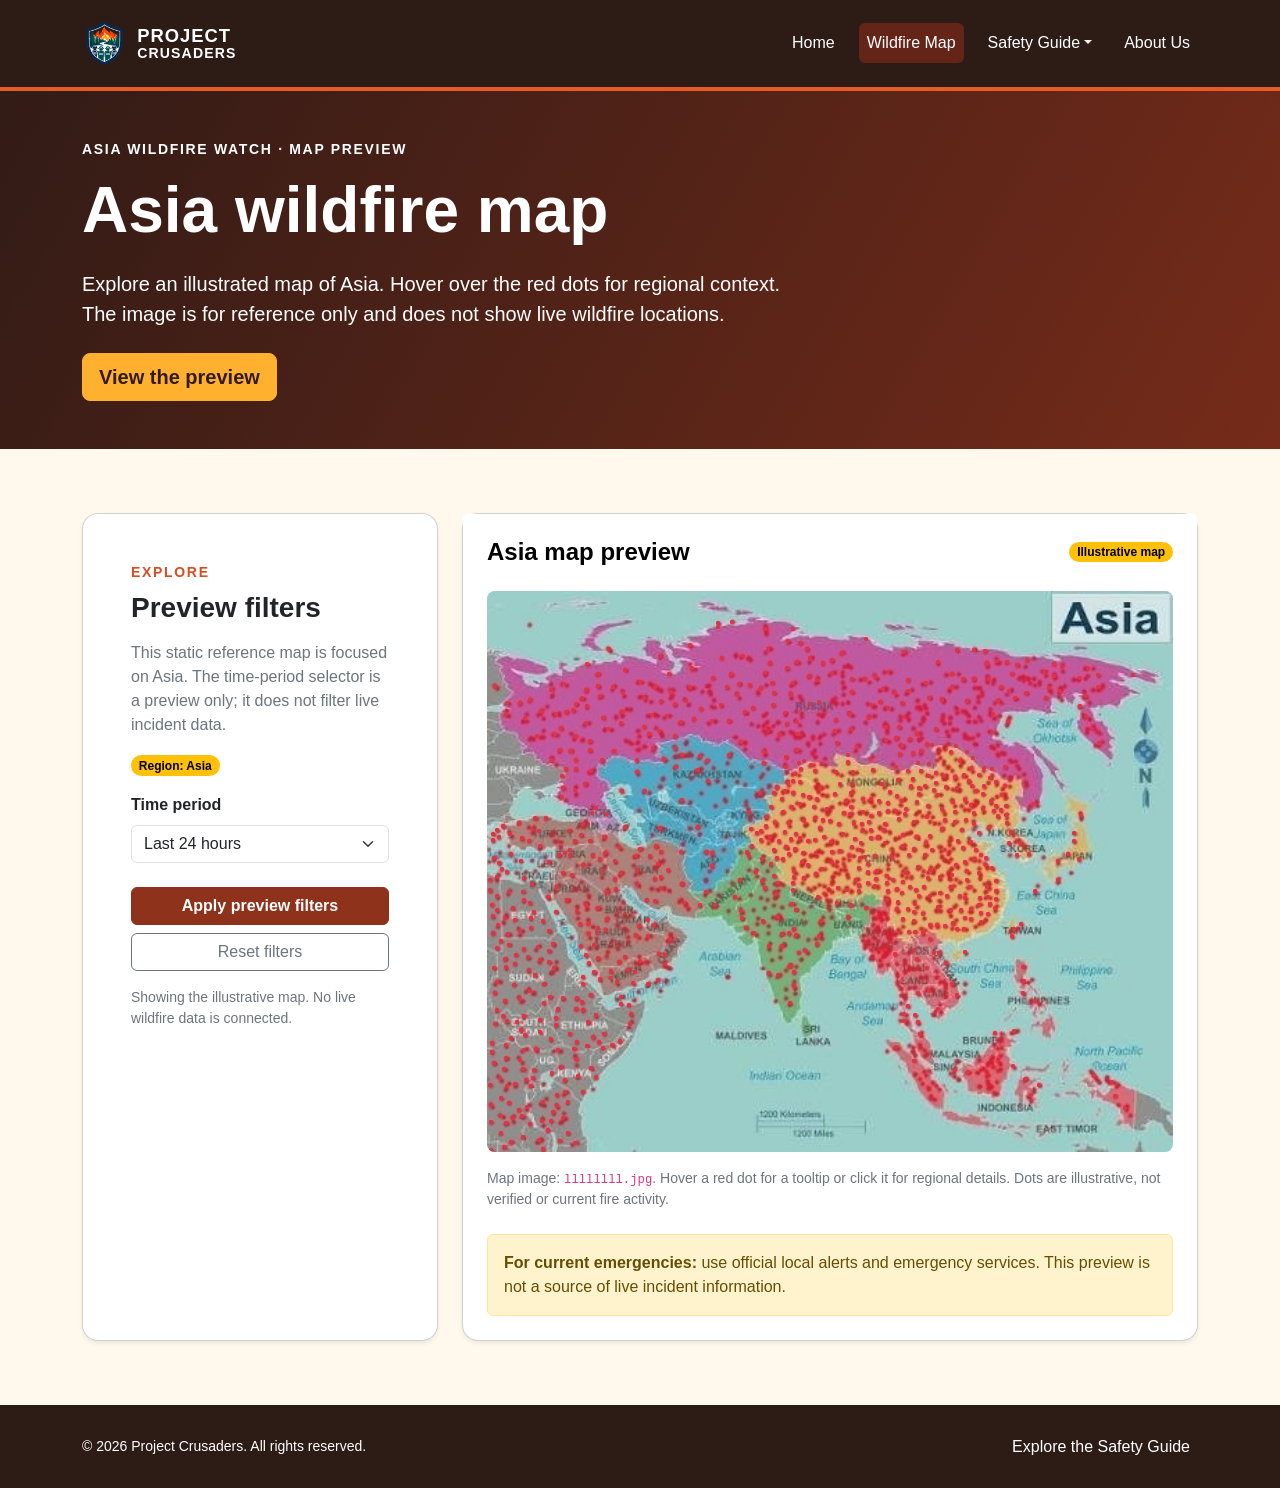
<file: Pages/wildfire-map.html>
<!DOCTYPE html>
<html lang="en">
<head>
  <meta charset="UTF-8">
  <meta name="viewport" content="width=device-width, initial-scale=1">
  <meta name="description" content="Preview the upcoming Asia wildfire map and explore its planned time filters.">
  <title>Asia Wildfire Map | Project Crusaders</title>
  <link href="https://cdn.jsdelivr.net/npm/bootstrap@5.3.3/dist/css/bootstrap.min.css" rel="stylesheet">
  <link rel="stylesheet" href="../style.css">
  <link rel="icon" type="image/png" href="../Photo/bgremoved.png">
</head>
<body>
  <nav class="navbar navbar-expand-lg navbar-dark site-navbar sticky-top py-3">
    <div class="container">
      <a class="navbar-brand fw-bold text-uppercase" href="../Index.html">
        <img class="navbar-logo" src="../Photo/bgremoved.png" alt="Project Crusaders logo">
        <span class="brand-name"><span class="brand-project">Project</span><span class="brand-crusaders">Crusaders</span></span>
      </a>
      <button class="navbar-toggler" type="button" data-bs-toggle="collapse" data-bs-target="#mainNav" aria-controls="mainNav" aria-expanded="false" aria-label="Toggle navigation">
        <span class="navbar-toggler-icon"></span>
      </button>
      <div class="collapse navbar-collapse" id="mainNav">
        <ul class="navbar-nav ms-auto mb-2 mb-lg-0 gap-lg-3">
          <li class="nav-item"><a class="nav-link" href="../Index.html">Home</a></li>
          <li class="nav-item"><a class="nav-link active" aria-current="page" href="wildfire-map.html">Wildfire Map</a></li>
          <li class="nav-item dropdown">
            <a class="nav-link dropdown-toggle" href="safety-guide.html" data-bs-toggle="dropdown">Safety Guide</a>
            <ul class="dropdown-menu">
              <li><a class="dropdown-item" href="safety-guide.html">Safety Guide overview</a></li>
              <li><a class="dropdown-item" href="causes-consequences.html">Causes and consequences</a></li>
              <li><a class="dropdown-item" href="human-caused-wildfires.html">Wildfire risk by landscape</a></li>
              <li><a class="dropdown-item" href="natural-wildfires.html">Natural wildfires</a></li>
            </ul>
          </li>
          <li class="nav-item"><a class="nav-link" href="about_us.html">About Us</a></li>
        </ul>
      </div>
    </div>
  </nav>

  <main>
    <header class="hero">
      <div class="container py-5">
        <p class="section-label text-uppercase fw-bold mb-3">ASIA WILDFIRE WATCH · MAP PREVIEW</p>
        <h1 class="display-3 fw-bold mb-4 text-white">Asia wildfire map</h1>
        <p class="lead hero-copy text-white mb-4">Explore an illustrated map of Asia. Hover over the red dots for regional context. The image is for reference only and does not show live wildfire locations.</p>
        <a class="btn btn-warning btn-lg fw-bold" href="#map-preview">View the preview</a>
      </div>
    </header>

    <section class="py-5" id="map-preview">
      <div class="container py-lg-3">
        <div class="row g-4 align-items-stretch">
          <div class="col-lg-4">
            <div class="card h-100 rounded-4 shadow-sm">
              <div class="card-body p-4 p-lg-5">
                <p class="section-label text-uppercase fw-bold mb-2">EXPLORE</p>
                <h2 class="h3 fw-bold mb-3">Preview filters</h2>
                <p class="text-secondary">This static reference map is focused on Asia. The time-period selector is a preview only; it does not filter live incident data.</p>
                <form id="map-filters">
                  <p class="mb-3"><span class="badge rounded-pill text-bg-warning">Region: Asia</span></p>
                  <div class="mb-4">
                    <label class="form-label fw-semibold" for="map-period">Time period</label>
                    <select class="form-select" id="map-period" name="period">
                      <option value="Last 24 hours">Last 24 hours</option>
                      <option value="Last 7 days">Last 7 days</option>
                      <option value="Last 30 days">Last 30 days</option>
                    </select>
                  </div>
                  <div class="d-grid gap-2">
                    <button class="btn btn-dark fw-semibold" type="submit">Apply preview filters</button>
                    <button class="btn btn-outline-secondary" id="reset-map-filters" type="reset">Reset filters</button>
                  </div>
                </form>
                <p class="small text-secondary mt-3 mb-0" id="filter-summary" aria-live="polite">Showing the illustrative map. No live wildfire data is connected.</p>
              </div>
            </div>
          </div>

          <div class="col-lg-8">
            <div class="card h-100 rounded-4 shadow-sm">
              <div class="card-header bg-white border-0 px-4 pt-4 d-flex flex-wrap justify-content-between align-items-center gap-2">
                <h2 class="h4 fw-bold mb-0">Asia map preview</h2>
                <span class="badge rounded-pill text-bg-warning">Illustrative map</span>
              </div>
              <div class="card-body p-4 pt-3">
                <figure class="mb-0">
                  <div class="ratio asia-map-stage position-relative overflow-hidden rounded-3 bg-body-secondary" style="--bs-aspect-ratio: 81.78%;">
                    <img class="asia-map-image position-absolute top-0 start-0 w-100 h-100 object-fit-contain" src="../Photo/llllllll.jpg" alt="Illustrative map of Asia with red dots. Hover a dot for regional context.">
                    <div class="map-dot-targets position-absolute top-0 start-0 w-100 h-100"></div>
                  </div>
                  <figcaption class="small text-secondary mt-3">Map image: <code>llllllll.jpg</code>. Hover a red dot for a tooltip or click it for regional details. Dots are illustrative, not verified or current fire activity.</figcaption>
                </figure>
                <div class="alert alert-warning mt-4 mb-0" role="alert">
                  <strong>For current emergencies:</strong> use official local alerts and emergency services. This preview is not a source of live incident information.
                </div>
              </div>
            </div>
          </div>
        </div>
      </div>
    </section>

  </main>

  <div class="modal fade" id="map-dot-details" tabindex="-1" aria-labelledby="map-dot-details-title" aria-hidden="true">
    <div class="modal-dialog modal-dialog-centered">
      <div class="modal-content">
        <div class="modal-header">
          <div>
            <p class="section-label text-uppercase fw-bold mb-1">MAP REFERENCE</p>
            <h2 class="modal-title h4 fw-bold mb-0" id="map-dot-details-title">Regional context</h2>
          </div>
          <button type="button" class="btn-close" data-bs-dismiss="modal" aria-label="Close"></button>
        </div>
        <div class="modal-body">
          <p class="mb-3" id="map-dot-details-region"></p>
          <div class="alert alert-warning mb-0" role="alert">
            This red dot is part of a static illustration, not a live wildfire report. Incident location, date, severity, and status are not available. Check official local alerts for current information.
          </div>
        </div>
      </div>
    </div>
  </div>

  <footer class="site-footer py-4 text-light">
    <div class="container d-flex flex-wrap justify-content-between align-items-center gap-3">
      <p class="mb-0">© 2026 Project Crusaders. All rights reserved.</p>
      <a class="nav-link" href="safety-guide.html">Explore the Safety Guide</a>
    </div>
  </footer>

  <script src="https://cdn.jsdelivr.net/npm/bootstrap@5.3.3/dist/js/bootstrap.bundle.min.js"></script>
  <script src="main.js"></script>
  <script src="../nav-scroll.js"></script>
</body>
</html>
</file>
<file: style.css>
html {
  --crusaders-cream: #fff8ed;
  --crusaders-ink: #000000;
  --crusaders-brown: #2d1b16;
  --crusaders-deep: #51271b;
  --crusaders-orange: #e75b27;
  --crusaders-gold: #ffbd52;
  scroll-behavior: smooth;
}

body {
  background-color: var(--crusaders-cream);
  color: #000000;
  font-family: Arial, Helvetica, sans-serif;
}

.site-navbar,
.site-footer {
  background-color: var(--crusaders-brown);
  color: #ffffff;
}

.site-navbar {
  border-bottom: 4px solid var(--crusaders-orange);
}

.site-navbar .navbar-brand,
.site-footer .nav-link {
  color: #ffffff;
}

.site-navbar .navbar-brand {
  align-items: center;
  display: inline-flex;
  gap: 0.65rem;
  letter-spacing: 1px;
}

.site-navbar .navbar-logo {
  height: 2.8rem;
  object-fit: contain;
  width: 2.8rem;
}

.site-navbar .brand-name {
  display: flex;
  flex-direction: column;
  line-height: 1;
}

.site-navbar .brand-project {
  font-size: 1.15rem;
}

.site-navbar .brand-crusaders {
  font-size: 0.88rem;
  letter-spacing: 0.08em;
}

.site-footer p,
.section-label {
  font-size: 0.875rem;
}

.site-navbar .nav-link {
  border-radius: 0.375rem;
  color: #ffffff;
  padding: 0.5rem 0.75rem;
  transition: background-color 180ms ease, color 180ms ease, transform 180ms ease;
}

.site-navbar .nav-link:hover,
.site-navbar .nav-link.active,
.site-footer .nav-link:hover {
  background-color: #642417;
  color: #ffffff;
}

.site-navbar .nav-link:hover,
.site-footer .nav-link:hover {
  transform: translateY(-2px);
}

.site-navbar .dropdown-menu {
  background-color: #fff8ed;
  border: 1px solid rgba(255, 189, 82, 0.65);
  border-radius: 0.75rem;
  box-shadow: 0 1rem 2rem rgba(20, 10, 6, 0.28);
  padding: 0.5rem;
}

.site-navbar .dropdown-item:hover,
.site-navbar .dropdown-item:focus,
.site-navbar .dropdown-item.active {
  background-color: #51271b;
  border-left-color: var(--crusaders-gold);
  color: #ffffff;
}

.site-navbar .dropdown-item {
  background-color: transparent;
  border-left: 3px solid transparent;
  border-radius: 0.5rem;
  margin: 0.15rem 0;
  padding: 0.65rem 0.85rem;
  transition: background-color 180ms ease, border-color 180ms ease, box-shadow 180ms ease, color 180ms ease, transform 180ms ease;
}

.site-navbar .dropdown-item:hover {
  box-shadow: 0 0.4rem 0.8rem rgba(20, 10, 6, 0.18);
  transform: translateX(4px) scale(1.02);
}

.site-navbar .nav-item.dropdown:hover > .dropdown-menu,
.site-navbar .nav-item.dropdown:focus-within > .dropdown-menu {
  display: block;
}

.hero,
.about-hero {
  background: linear-gradient(120deg, #321b16, #762b19);
}

#safety-hero {
  background: linear-gradient(120deg, #5e3d35, #8a574b 45%, #c67f5b 100%);
}

.dark-section {
  background: linear-gradient(135deg, #734a3b 0%, #9d6554 100%);
  color: #ffffff;
}

.dark-section .section-label,
.dark-section .text-warning {
  color: #ffbd52 !important;
}

.dark-section h2,
.dark-section h3,
.dark-section p,
.dark-section li,
.dark-section strong,
.dark-section span,
.dark-section .lead,
.dark-section .text-white-50,
.dark-section .text-secondary {
  color: #ffffff !important;
}

.dark-section .btn-outline-light {
  border-color: rgba(255, 255, 255, 0.75);
  color: #ffffff;
}

.dark-section .btn-outline-light:hover {
  background-color: rgba(255, 255, 255, 0.08);
  color: #ffffff;
}

.dark-section .bg-white,
.dark-section .bg-light,
.dark-section .bg-warning-subtle,
.dark-section .card {
  background-color: rgba(255, 255, 255, 0.96) !important;
  color: #000000 !important;
}

.dark-section .bg-white :where(p, h1, h2, h3, h4, h5, h6, li, strong, span, label, a:not(.btn)),
.dark-section .bg-light :where(p, h1, h2, h3, h4, h5, h6, li, strong, span, label, a:not(.btn)),
.dark-section .bg-warning-subtle :where(p, h1, h2, h3, h4, h5, h6, li, strong, span, label, a:not(.btn)),
.dark-section .card :where(p, h1, h2, h3, h4, h5, h6, li, strong, span, label, a:not(.btn)) {
  color: #000000 !important;
}

#institutional-response {
  background: linear-gradient(135deg, #120d0c 0%, #2b1d1a 55%, #3b241f 100%);
}

#institutional-response h2 {
  color: #ffffff !important;
}

.dark-panel {
  background: linear-gradient(135deg, #120d0c 0%, #2d201d 100%);
  border-color: rgba(255, 189, 82, 0.8) !important;
  color: #ffffff;
}

.dark-panel .card-body,
.dark-panel p,
.dark-panel li,
.dark-panel strong,
.dark-panel h3,
.dark-panel h4,
.dark-panel h2 {
  color: #ffffff !important;
}

#institutional-response .card:not(.dark-panel) {
  background: rgba(15, 10, 9, 0.8);
  border-color: rgba(255, 189, 82, 0.35);
  color: #ffffff;
}

#institutional-response .hero-copy,
#institutional-response .card:not(.dark-panel) p,
#institutional-response .card:not(.dark-panel) li,
#institutional-response .card:not(.dark-panel) strong,
#institutional-response .card:not(.dark-panel) h3,
#institutional-response .card:not(.dark-panel) h4,
#institutional-response .card:not(.dark-panel) h2,
#institutional-response .card:not(.dark-panel) .mb-0 {
  color: #ffffff !important;
}

#institutional-response .card:not(.dark-panel).natural-wildfire-who-to-call {
  background-color: #fff3cd !important;
  color: #000000;
}

#institutional-response .card:not(.dark-panel).natural-wildfire-who-to-call h3,
#institutional-response .card:not(.dark-panel).natural-wildfire-who-to-call li,
#institutional-response .card:not(.dark-panel).natural-wildfire-who-to-call strong,
#institutional-response .card:not(.dark-panel).natural-wildfire-who-to-call p {
  color: #000000 !important;
}

#institutional-response .card:not(.dark-panel).natural-wildfire-who-to-call p.natural-wildfire-contact-note {
  color: #000000 !important;
}

#institutional-response.early-warning-section .section-label {
  color: #ffffff !important;
}

#institutional-response.early-warning-section .preparedness-card h3,
#institutional-response.early-warning-section .preparedness-card li,
#institutional-response.early-warning-section .preparedness-card p,
#institutional-response.early-warning-section .preparedness-card strong {
  color: #000000 !important;
}

.map-dot-target {
  display: block;
  width: 16px;
  height: 16px;
  background: radial-gradient(circle, #dc3545 0 2px, transparent 2.25px) !important;
  cursor: help;
}

.tooltip {
  --bs-tooltip-max-width: min(18rem, 75vw);
}

.hero-copy,
.prevention-copy,
.causes-copy {
  max-width: 720px;
}

.text-brand-gold,
.hero .section-label,
.prevention-section .section-label,
.causes-section .section-label {
  color: #ffffff;
}

.hero h1,
.about-hero h1 {
  color: #ffffff;
}

.hero .text-light-emphasis,
.about-hero .text-light-emphasis,
.about-section .text-light-emphasis,
.causes-section .text-light-emphasis,
.prevention-section .text-light-emphasis {
  color: #ffffff !important;
}

.hero.text-light,
.about-hero.text-light,
.site-footer.text-light {
  color: #ffffff !important;
}

.site-footer :where(p, a, span, strong) {
  color: #ffffff !important;
}

.about-section .text-warning,
.causes-section .text-warning,
.prevention-section .text-warning,
main #prepare .text-warning,
main #during-fire .text-warning,
main #smoke-safety .text-warning,
main #trusted-resources .text-warning,
#about-page .about-hero .text-warning,
#about-page .about-values-section .text-warning,
#about-page .about-team-section .text-warning,
.info-card .text-warning {
  color: #ffffff !important;
}

.section-label {
  color: #d94d22;
  letter-spacing: 0.12em;
}

.bg-white:not(.bg-opacity-10),
.bg-light,
.bg-warning-subtle {
  color: #000000;
}

.bg-white:not(.bg-opacity-10) :where(p, h1, h2, h3, h4, h5, h6, li, strong, span, label, a:not(.btn)),
.bg-light :where(p, h1, h2, h3, h4, h5, h6, li, strong, span, label, a:not(.btn)),
.bg-warning-subtle :where(p, h1, h2, h3, h4, h5, h6, li, strong, span, label, a:not(.btn)) {
  color: #000000 !important;
}

.bg-white:not(.bg-opacity-10) .text-secondary,
.bg-light .text-secondary,
.bg-warning-subtle .text-secondary {
  color: #000000 !important;
}

.btn-warning {
  background-color: #ffb02e;
  border-color: #ffb02e;
  color: #321b16;
  transition: background-color 180ms ease, border-color 180ms ease, box-shadow 180ms ease, transform 180ms ease;
}

.btn-warning:hover {
  background-color: #f28a24;
  border-color: #f28a24;
  color: #321b16;
}

.hero a[href="#during-fire"]:is(:hover, :focus-visible) {
  background-color: #54251b;
  border-color: #54251b;
  color: #ffffff;
}

.btn-dark {
  background-color: #8f321c;
  border-color: #8f321c;
  transition: background-color 180ms ease, border-color 180ms ease, box-shadow 180ms ease, transform 180ms ease;
}

.btn-dark:hover {
  background-color: #642417;
  border-color: #642417;
}

.about-section img {
  background-color: #f0d3ad;
  border: 4px solid #f0a044;
  min-height: 300px;
  object-fit: cover;
  width: 100%;
}

.fire-card-image {
  height: 210px;
}

.prevention-section {
  background-color: #54251b;
  color: #ffffff;
}

.prevention-section h2 {
  color: #ffffff;
}

.about-image-panel {
  background-color: rgba(255, 248, 237, 0.08);
  border: 1px solid rgba(255, 248, 237, 0.2);
}

.about-logo {
  max-height: 260px;
}

.about-icon,
.member-avatar {
  background-color: #ffb02e;
  color: #321b16;
  height: 3rem;
  width: 3rem;
}

.team-panel {
  background: linear-gradient(120deg, #321b16, #54251b);
  border: 1px solid #76351f;
}

main #prepare {
  background: linear-gradient(120deg, #48271f, #8b3b22);
  color: #ffffff;
}

#about .section-label {
  color: var(--crusaders-gold);
}

.about-section .section-label,
.about-section .text-light-emphasis,
.causes-section .text-light-emphasis,
main #prepare .text-light-emphasis,
main #during-fire .text-light-emphasis,
main #smoke-safety .text-white-50,
.hero .text-white-50,
main .text-white-50,
.site-footer .text-light-emphasis {
  color: #ffffff !important;
}

main #prepare .hero-copy {
  color: #ffffff;
}

main #natural-causes {
  background-color: #54251b;
  color: #ffffff;
}

main #natural-causes h2,
main #natural-causes .section-label {
  color: #ffffff;
}

main #causes-consequences {
  background-color: #f0d3ad;
}

main #prepare .section-label {
  color: #ffffff;
}

main #prepare .hero-copy {
  color: #ffffff;
}

main #during-fire {
  background-color: #54251b;
  color: #ffffff;
}

main #during-fire h2,
main #during-fire .section-label {
  color: #ffffff;
}

main #during-fire .bg-light {
  color: #000000;
}

main #during-fire .bg-white {
  color: #000000;
}

main #smoke-safety {
  background-color: #54251b;
  color: #ffffff;
}

main #smoke-safety .bg-warning-subtle {
  color: #000000;
}

main #trusted-resources {
  background-color: var(--crusaders-brown);
  color: var(--crusaders-cream);
}

.card,
article,
main .row > [class*="col-"] > .rounded-4,
.about-image-panel,
.team-panel {
  transition: transform 220ms ease, box-shadow 220ms ease, border-color 220ms ease;
}

main .card:hover,
main article:hover,
main .row > [class*="col-"] > .rounded-4:hover,
.about-image-panel:hover,
.team-panel:hover {
  box-shadow: 0 1rem 2rem rgba(20, 10, 6, 0.2);
  transform: translateY(-5px);
}

main .btn:hover {
  box-shadow: 0 0.5rem 1rem rgba(20, 10, 6, 0.2);
  transform: translateY(-2px);
}

#about-page .about-hero {
  background:
    radial-gradient(ellipse at 82% 18%, rgba(255, 189, 82, 0.16), transparent 34%),
    linear-gradient(120deg, #321b16, #84391f);
}

#about-page .about-image-panel {
  background-color: rgba(255, 248, 237, 0.09);
  border-color: rgba(255, 189, 82, 0.35);
}

#about-page .about-values-section {
  background-color: #3a241c;
  color: #ffffff;
}

#about-page .about-values-section .card {
  background: linear-gradient(145deg, #563528, #44291f);
  border: 1px solid rgba(255, 189, 82, 0.24);
  color: #ffffff;
  transition: transform 200ms ease, box-shadow 200ms ease, border-color 200ms ease;
}

#about-page .card:hover {
  border-color: rgba(255, 189, 82, 0.6);
  box-shadow: 0 1rem 2rem rgba(20, 10, 6, 0.24) !important;
  transform: translateY(-4px);
}

#about-page .about-icon {
  background-color: var(--crusaders-gold);
  color: var(--crusaders-brown);
}

#about-page .about-team-section {
  background-color: #241713;
  color: #ffffff;
}

#about-page .team-panel {
  background:
    radial-gradient(ellipse at 100% 0, rgba(231, 91, 39, 0.18), transparent 38%),
    linear-gradient(120deg, #4b2a20, #321b16);
  border-color: rgba(255, 189, 82, 0.28);
}

#about-page .about-team-section .card {
  background-color: rgba(255, 248, 237, 0.07);
  border: 1px solid rgba(255, 248, 237, 0.14);
  transition: transform 200ms ease, background-color 200ms ease;
}

#about-page .about-team-section .card:hover {
  background-color: rgba(255, 248, 237, 0.12);
}

#about-page .member-avatar {
  background-color: var(--crusaders-orange);
  color: #ffffff;
}

html {
  scroll-padding-top: 5.5rem;
}

body {
  min-width: 0;
}

img,
svg,
video {
  max-width: 100%;
}

main section[id],
main header[id] {
  scroll-margin-top: 5.5rem;
}

.hero h1,
.about-hero h1,
main h2 {
  text-wrap: balance;
}

.hero h1 {
  font-size: clamp(2.35rem, 5vw, 4.5rem);
  line-height: 1.08;
}

.hero,
.about-hero {
  overflow: hidden;
}

.hero .container,
.about-hero .container {
  position: relative;
}

.site-navbar .navbar-toggler {
  border-color: rgba(255, 255, 255, 0.55);
  min-height: 2.75rem;
  min-width: 2.75rem;
}

.site-navbar .navbar-toggler:focus-visible,
.site-navbar a:focus-visible,
.site-footer a:focus-visible,
main a:focus-visible,
main button:focus-visible,
main input:focus-visible,
main select:focus-visible {
  outline: 3px solid var(--crusaders-gold);
  outline-offset: 3px;
}

.site-footer .nav {
  row-gap: 0.25rem;
}

.site-footer .nav-link {
  border-radius: 0.35rem;
  padding: 0.35rem 0.5rem;
}

.btn {
  white-space: normal;
}

.home-hero {
  background:
    radial-gradient(ellipse at 82% 18%, rgba(255, 189, 82, 0.16), transparent 34%),
    linear-gradient(120deg, #321b16, #84391f);
}

.home-hero-content {
  min-height: min(760px, calc(100svh - 5.5rem));
}

.about-section img {
  aspect-ratio: 4 / 3;
  max-height: 30rem;
}

.fire-card-image {
  object-position: center;
  width: 100%;
}

.about-logo {
  width: min(100%, 16.25rem);
}

#checklist-progress {
  transition: width 180ms ease;
}

@media (max-width: 991.98px) {
  .site-navbar .navbar-collapse {
    padding-top: 0.75rem;
  }

  .site-navbar .navbar-nav {
    gap: 0.2rem !important;
  }

  .site-navbar .nav-link {
    padding: 0.7rem 0.85rem;
  }

  .site-navbar .dropdown-menu {
    border-color: rgba(255, 189, 82, 0.35);
    box-shadow: none;
    margin: 0.25rem 0.75rem 0.5rem;
  }
}

@media (max-width: 575.98px) {
  .site-navbar {
    padding-bottom: 0.65rem !important;
    padding-top: 0.65rem !important;
  }

  .site-navbar .navbar-brand {
    gap: 0.45rem;
    letter-spacing: 0.04em;
  }

  .site-navbar .navbar-logo {
    height: 2.4rem;
    width: 2.4rem;
  }

  .site-navbar .brand-project {
    font-size: 1rem;
  }

  .site-navbar .brand-crusaders {
    font-size: 0.75rem;
  }

  .home-hero-content {
    min-height: 0;
  }

  .hero .container,
  .about-hero .container {
    padding-bottom: 3rem !important;
    padding-top: 3rem !important;
  }

  .hero .btn + .btn {
    margin-left: 0 !important;
    margin-top: 0.5rem;
  }

  #about-page .team-panel {
    padding: 1.25rem !important;
  }

  .site-footer .nav {
    gap: 0.5rem !important;
  }
}

@media (hover: none) {
  main .card:hover,
  main article:hover,
  main .row > [class*="col-"] > .rounded-4:hover,
  .about-image-panel:hover,
  .team-panel:hover,
  main .btn:hover {
    transform: none;
  }
}

@media (prefers-reduced-motion: reduce) {
  html {
    scroll-behavior: auto;
  }

  *,
  *::before,
  *::after {
    scroll-behavior: auto !important;
    animation-duration: 0.01ms !important;
    animation-iteration-count: 1 !important;
    transition-duration: 0.01ms !important;
  }
}
</file>
